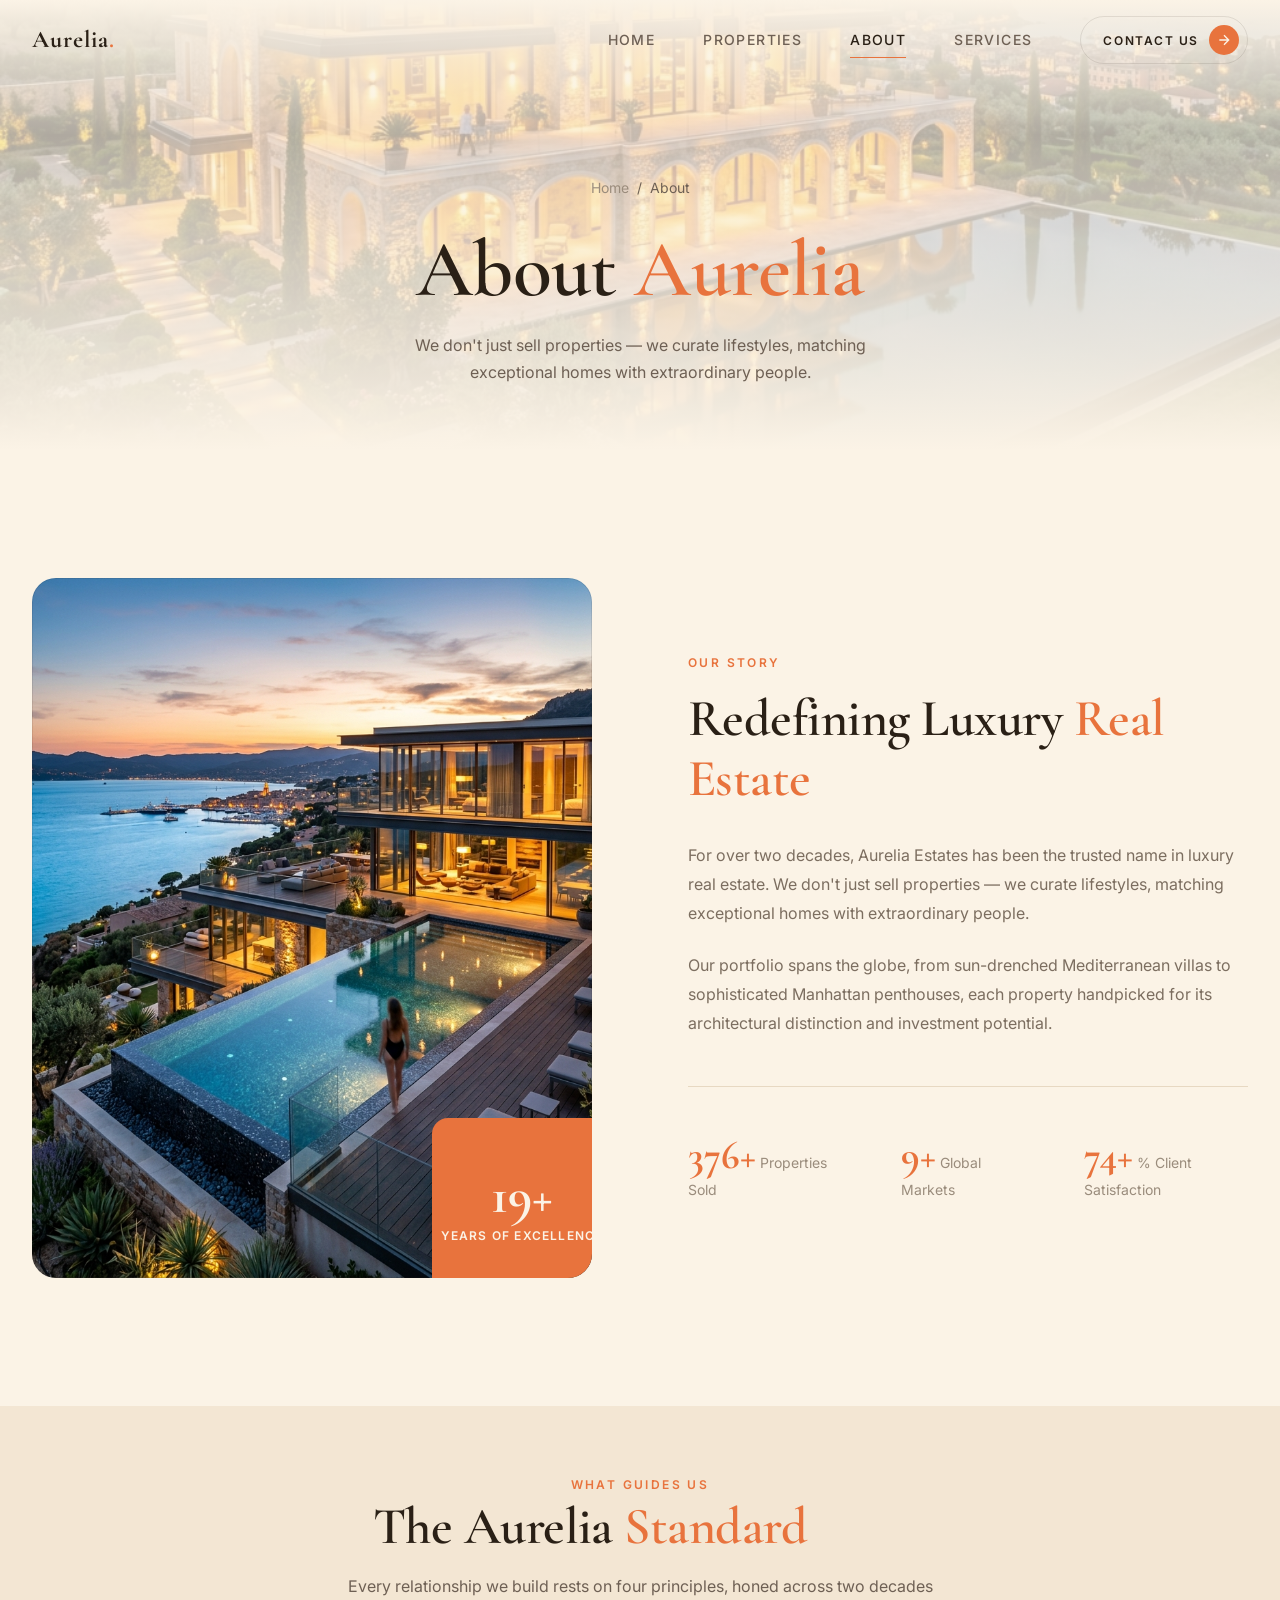
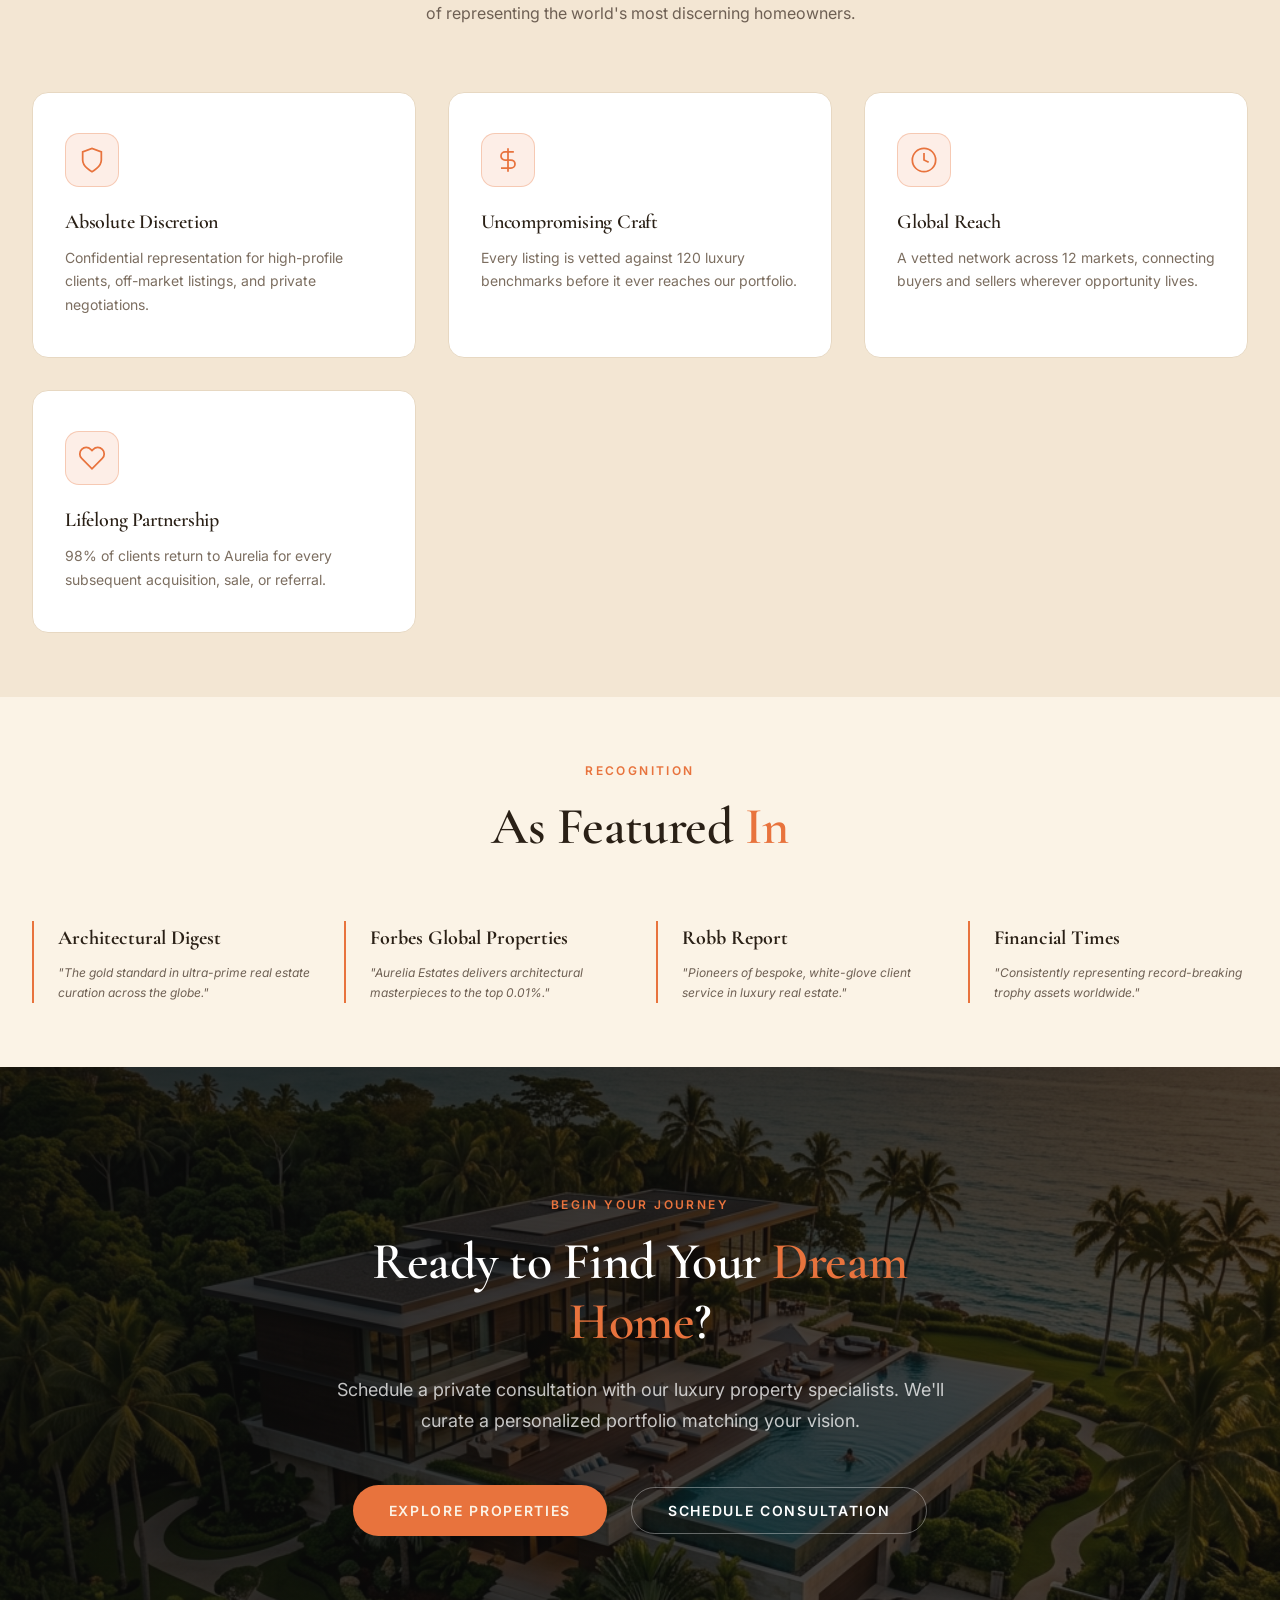
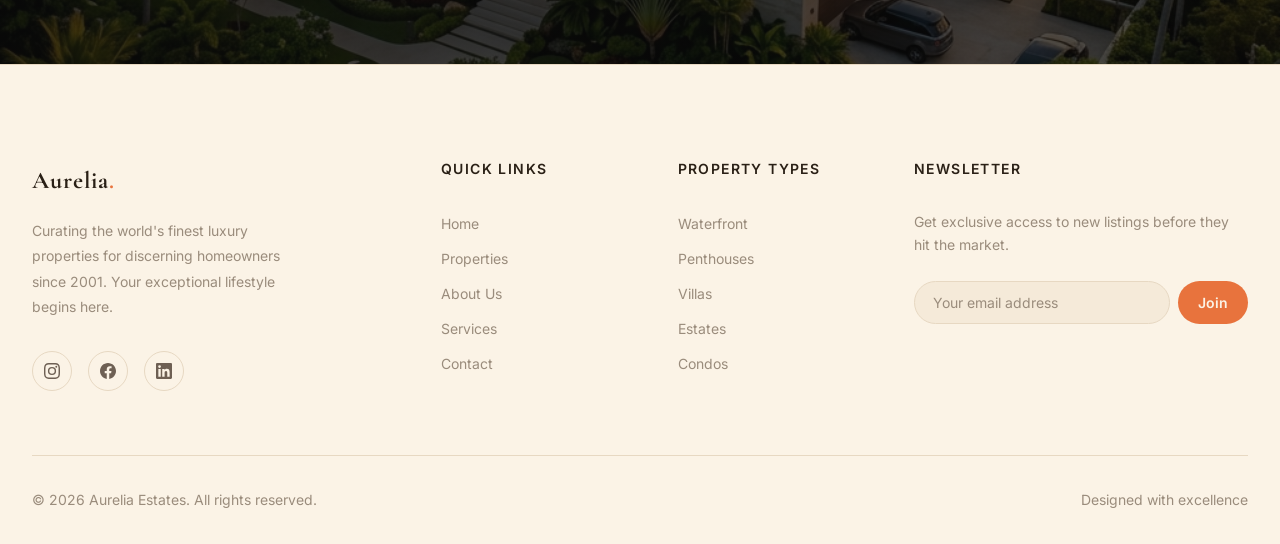
<file: about.html>
<!DOCTYPE html>
<html lang="en">
<head>
  <meta charset="UTF-8" />
  <meta name="viewport" content="width=device-width, initial-scale=1.0" />
  <title>About Us — Aurelia Estates</title>
  <meta name="description" content="For over two decades Aurelia Estates has curated the world's finest luxury properties, matching exceptional homes with extraordinary people." />
  <link rel="stylesheet" href="css/styles.css" />
  <link rel="icon" type="image/svg+xml" href="data:image/svg+xml,<svg xmlns='http://www.w3.org/2000/svg' viewBox='0 0 100 100'><text y='.9em' font-size='90'>🏛️</text></svg>" />
</head>
<body>

  <!-- Navigation -->
  <nav class="nav" id="main-nav">
    <div class="nav__inner">
      <a href="index.html" class="nav__logo">Aurelia<span>.</span></a>
      <div class="nav__links">
        <a href="index.html" class="nav__link">Home</a>
        <a href="listings.html" class="nav__link">Properties</a>
        <a href="about.html" class="nav__link nav__link--active">About</a>
        <a href="services.html" class="nav__link">Services</a>
        <button type="button" class="nav__cta" onclick="document.getElementById('tour-modal').classList.add('active')">
          Contact Us
          <svg viewBox="0 0 24 24" fill="none" stroke="currentColor" stroke-width="2"><path d="M5 12h14M12 5l7 7-7 7"/></svg>
        </button>
      </div>
      <div class="nav__toggle" id="nav-toggle">
        <span></span><span></span><span></span>
      </div>
    </div>
  </nav>
  <div class="nav__mobile" id="nav-mobile">
    <a href="index.html">Home</a>
    <a href="listings.html">Properties</a>
    <a href="about.html">About</a>
    <a href="services.html">Services</a>
    <button type="button" onclick="document.getElementById('tour-modal').classList.add('active')">Contact Us</button>
  </div>

  <!-- Page Header -->
  <section class="page-header">
    <div class="page-header__bg">
      <img src="images/property-4.png" alt="Aurelia Estates architecture" />
    </div>
    <div class="container">
      <div class="page-header__content">
        <nav class="breadcrumb">
          <a href="index.html">Home</a>
          <span>/</span>
          <span>About</span>
        </nav>
        <h1 class="reveal">About <span class="text-accent">Aurelia</span></h1>
        <p class="reveal" data-delay="100" style="max-width:520px;margin:1rem auto 0;color:var(--color-secondary);">We don't just sell properties — we curate lifestyles, matching exceptional homes with extraordinary people.</p>
      </div>
    </div>
  </section>

  <!-- Our Story -->
  <section class="about section" id="story">
    <div class="container">
      <div class="about__grid">
        <div class="about__image reveal-left">
          <img src="images/property-3.png" alt="Luxury interior craftsmanship" />
          <div class="about__accent-box">
            <span class="number" data-count="25">0</span>
            <span class="text">Years of Excellence</span>
          </div>
        </div>
        <div class="about__content reveal-right">
          <span class="label">Our Story</span>
          <h2>Redefining Luxury <span class="text-accent">Real Estate</span></h2>
          <p>For over two decades, Aurelia Estates has been the trusted name in luxury real estate. We don't just sell properties — we curate lifestyles, matching exceptional homes with extraordinary people.</p>
          <p>Our portfolio spans the globe, from sun-drenched Mediterranean villas to sophisticated Manhattan penthouses, each property handpicked for its architectural distinction and investment potential.</p>
          <div class="about__stats">
            <div class="about__stat">
              <span class="number" data-count="500">0</span>
              <span class="text">Properties Sold</span>
            </div>
            <div class="about__stat">
              <span class="number" data-count="12">0</span>
              <span class="text">Global Markets</span>
            </div>
            <div class="about__stat">
              <span class="number" data-count="98">0</span>
              <span class="text">% Client Satisfaction</span>
            </div>
          </div>
        </div>
      </div>
    </div>
  </section>

  <!-- Our Values -->
  <section class="section section--dark" id="values">
    <div class="container">
      <div class="section__header reveal" style="text-align: center; justify-content: center;">
        <div>
          <span class="label">What Guides Us</span>
          <h2>The Aurelia <span class="text-accent">Standard</span></h2>
          <p style="max-width: 600px; margin: 1rem auto 0; color: var(--color-secondary);">
            Every relationship we build rests on four principles, honed across two decades of representing the world's most discerning homeowners.
          </p>
        </div>
      </div>

      <div class="amenities-grid">
        <div class="amenity-card reveal-scale" data-delay="0">
          <div class="amenity-card__icon">
            <svg viewBox="0 0 24 24" fill="none" stroke="currentColor" stroke-width="1.5"><path d="M12 22s8-4 8-10V5l-8-3-8 3v7c0 6 8 10 8 10z"/></svg>
          </div>
          <h3>Absolute Discretion</h3>
          <p>Confidential representation for high-profile clients, off-market listings, and private negotiations.</p>
        </div>

        <div class="amenity-card reveal-scale" data-delay="100">
          <div class="amenity-card__icon">
            <svg viewBox="0 0 24 24" fill="none" stroke="currentColor" stroke-width="1.5"><path d="M12 2v20M17 5H9.5a3.5 3.5 0 000 7h5a3.5 3.5 0 010 7H6"/></svg>
          </div>
          <h3>Uncompromising Craft</h3>
          <p>Every listing is vetted against 120 luxury benchmarks before it ever reaches our portfolio.</p>
        </div>

        <div class="amenity-card reveal-scale" data-delay="200">
          <div class="amenity-card__icon">
            <svg viewBox="0 0 24 24" fill="none" stroke="currentColor" stroke-width="1.5"><circle cx="12" cy="12" r="10"/><path d="M12 6v6l4 2"/></svg>
          </div>
          <h3>Global Reach</h3>
          <p>A vetted network across 12 markets, connecting buyers and sellers wherever opportunity lives.</p>
        </div>

        <div class="amenity-card reveal-scale" data-delay="300">
          <div class="amenity-card__icon">
            <svg viewBox="0 0 24 24" fill="none" stroke="currentColor" stroke-width="1.5"><path d="M20.84 4.61a5.5 5.5 0 0 0-7.78 0L12 5.67l-1.06-1.06a5.5 5.5 0 0 0-7.78 7.78l1.06 1.06L12 21.23l7.78-7.78 1.06-1.06a5.5 5.5 0 0 0 0-7.78z"/></svg>
          </div>
          <h3>Lifelong Partnership</h3>
          <p>98% of clients return to Aurelia for every subsequent acquisition, sale, or referral.</p>
        </div>
      </div>
    </div>
  </section>

  <!-- Press -->
  <section class="section" id="press">
    <div class="container">
      <div class="section__header reveal" style="justify-content: center; text-align: center;">
        <div class="section__header-left" style="text-align: center;">
          <span class="label">Recognition</span>
          <h2>As Featured <span class="text-accent">In</span></h2>
        </div>
      </div>
      <div class="press-grid reveal">
        <div class="press-card">
          <span class="press-card__publication">Architectural Digest</span>
          <p>"The gold standard in ultra-prime real estate curation across the globe."</p>
        </div>
        <div class="press-card">
          <span class="press-card__publication">Forbes Global Properties</span>
          <p>"Aurelia Estates delivers architectural masterpieces to the top 0.01%."</p>
        </div>
        <div class="press-card">
          <span class="press-card__publication">Robb Report</span>
          <p>"Pioneers of bespoke, white-glove client service in luxury real estate."</p>
        </div>
        <div class="press-card">
          <span class="press-card__publication">Financial Times</span>
          <p>"Consistently representing record-breaking trophy assets worldwide."</p>
        </div>
      </div>
    </div>
  </section>

  <!-- CTA -->
  <section class="cta-section" id="contact">
    <div class="cta-section__bg">
      <img src="images/hero-bg.png" alt="Luxury estate" />
    </div>
    <div class="container">
      <div class="cta-section__content reveal">
        <span class="label">Begin Your Journey</span>
        <h2>Ready to Find Your <span class="text-accent">Dream Home</span>?</h2>
        <p>Schedule a private consultation with our luxury property specialists. We'll curate a personalized portfolio matching your vision.</p>
        <div class="cta-section__buttons">
          <a href="listings.html" class="btn btn--primary">Explore Properties</a>
          <button class="btn btn--outline" onclick="document.getElementById('tour-modal').classList.add('active')">Schedule Consultation</button>
        </div>
      </div>
    </div>
  </section>

  <!-- Footer -->
  <footer class="footer" id="footer">
    <div class="container">
      <div class="footer__grid">
        <div class="footer__brand">
          <a href="index.html" class="nav__logo">Aurelia<span>.</span></a>
          <p>Curating the world's finest luxury properties for discerning homeowners since 2001. Your exceptional lifestyle begins here.</p>
          <div class="footer__social">
            <a href="#" aria-label="Instagram"><svg viewBox="0 0 24 24"><path d="M12 2.163c3.204 0 3.584.012 4.85.07 3.252.148 4.771 1.691 4.919 4.919.058 1.265.069 1.645.069 4.849 0 3.205-.012 3.584-.069 4.849-.149 3.225-1.664 4.771-4.919 4.919-1.266.058-1.644.07-4.85.07-3.204 0-3.584-.012-4.849-.07-3.26-.149-4.771-1.699-4.919-4.92-.058-1.265-.07-1.644-.07-4.849 0-3.204.013-3.583.07-4.849.149-3.227 1.664-4.771 4.919-4.919 1.266-.057 1.645-.069 4.849-.069zM12 0C8.741 0 8.333.014 7.053.072 2.695.272.273 2.69.073 7.052.014 8.333 0 8.741 0 12c0 3.259.014 3.668.072 4.948.2 4.358 2.618 6.78 6.98 6.98C8.333 23.986 8.741 24 12 24c3.259 0 3.668-.014 4.948-.072 4.354-.2 6.782-2.618 6.979-6.98.059-1.28.073-1.689.073-4.948 0-3.259-.014-3.667-.072-4.947-.196-4.354-2.617-6.78-6.979-6.98C15.668.014 15.259 0 12 0zm0 5.838a6.162 6.162 0 100 12.324 6.162 6.162 0 000-12.324zM12 16a4 4 0 110-8 4 4 0 010 8zm6.406-11.845a1.44 1.44 0 100 2.881 1.44 1.44 0 000-2.881z"/></svg></a>
            <a href="#" aria-label="Facebook"><svg viewBox="0 0 24 24"><path d="M24 12.073c0-6.627-5.373-12-12-12s-12 5.373-12 12c0 5.99 4.388 10.954 10.125 11.854v-8.385H7.078v-3.47h3.047V9.43c0-3.007 1.792-4.669 4.533-4.669 1.312 0 2.686.235 2.686.235v2.953H15.83c-1.491 0-1.956.925-1.956 1.874v2.25h3.328l-.532 3.47h-2.796v8.385C19.612 23.027 24 18.062 24 12.073z"/></svg></a>
            <a href="#" aria-label="LinkedIn"><svg viewBox="0 0 24 24"><path d="M20.447 20.452h-3.554v-5.569c0-1.328-.027-3.037-1.852-3.037-1.853 0-2.136 1.445-2.136 2.939v5.667H9.351V9h3.414v1.561h.046c.477-.9 1.637-1.85 3.37-1.85 3.601 0 4.267 2.37 4.267 5.455v6.286zM5.337 7.433a2.062 2.062 0 01-2.063-2.065 2.064 2.064 0 112.063 2.065zm1.782 13.019H3.555V9h3.564v11.452zM22.225 0H1.771C.792 0 0 .774 0 1.729v20.542C0 23.227.792 24 1.771 24h20.451C23.2 24 24 23.227 24 22.271V1.729C24 .774 23.2 0 22.222 0h.003z"/></svg></a>
          </div>
        </div>
        <div class="footer__col">
          <h4>Quick Links</h4>
          <ul>
            <li><a href="index.html">Home</a></li>
            <li><a href="listings.html">Properties</a></li>
            <li><a href="about.html">About Us</a></li>
            <li><a href="services.html">Services</a></li>
            <li><a href="#contact">Contact</a></li>
          </ul>
        </div>
        <div class="footer__col">
          <h4>Property Types</h4>
          <ul>
            <li><a href="listings.html">Waterfront</a></li>
            <li><a href="listings.html">Penthouses</a></li>
            <li><a href="listings.html">Villas</a></li>
            <li><a href="listings.html">Estates</a></li>
            <li><a href="listings.html">Condos</a></li>
          </ul>
        </div>
        <div class="footer__col">
          <h4>Newsletter</h4>
          <p class="footer__newsletter-desc">Get exclusive access to new listings before they hit the market.</p>
          <form class="footer__newsletter-form" onsubmit="event.preventDefault(); alert('Subscribed to Aurelia VIP Private Access!');">
            <input type="email" placeholder="Your email address" class="footer__newsletter-input" required />
            <button type="submit">Join</button>
          </form>
        </div>
      </div>
      <div class="footer__bottom">
        <p>&copy; <span id="footer-year">2026</span> Aurelia Estates. All rights reserved.</p>
        <p>Designed with excellence</p>
      </div>
    </div>
  </footer>

  <!-- Consultation Modal -->
  <div class="tour-modal" id="tour-modal">
    <div class="tour-modal__backdrop" onclick="document.getElementById('tour-modal').classList.remove('active')"></div>
    <div class="tour-modal__box">
      <button class="tour-modal__close" onclick="document.getElementById('tour-modal').classList.remove('active')">&times;</button>
      <span class="label">Private Access</span>
      <h3>Schedule Private Consultation</h3>
      <p>Connect with a senior luxury specialist for a tailored portfolio review.</p>
      <form onsubmit="event.preventDefault(); alert('Thank you! Your private advisor will contact you within 2 hours.'); document.getElementById('tour-modal').classList.remove('active');">
        <div style="margin-bottom:1rem;">
          <input type="text" placeholder="Full Name" required />
        </div>
        <div style="margin-bottom:1rem;">
          <input type="email" placeholder="Email Address" required />
        </div>
        <div style="margin-bottom:1rem;">
          <input type="tel" placeholder="Phone Number" />
        </div>
        <button type="submit" class="btn btn--primary" style="width:100%;">Submit Request</button>
      </form>
    </div>
  </div>

  <script src="js/main.js"></script>
</body>
</html>
</file>
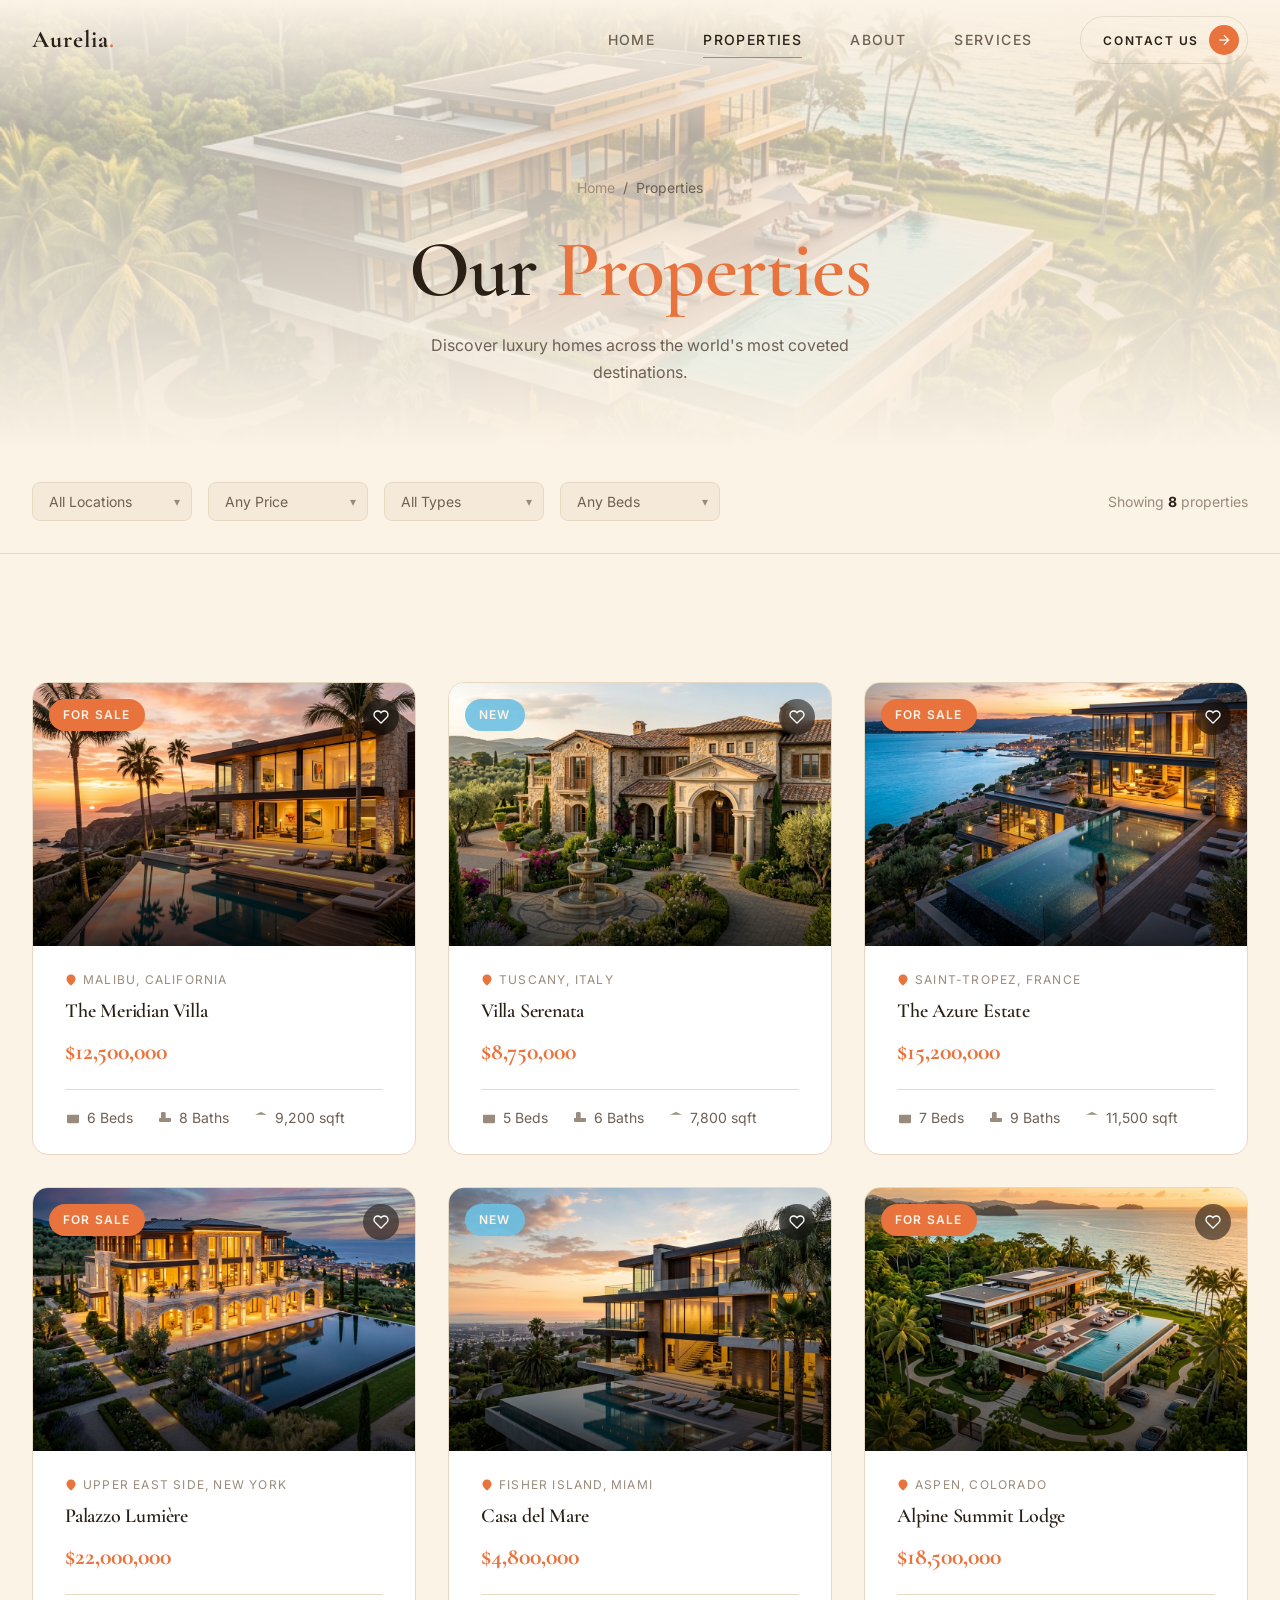
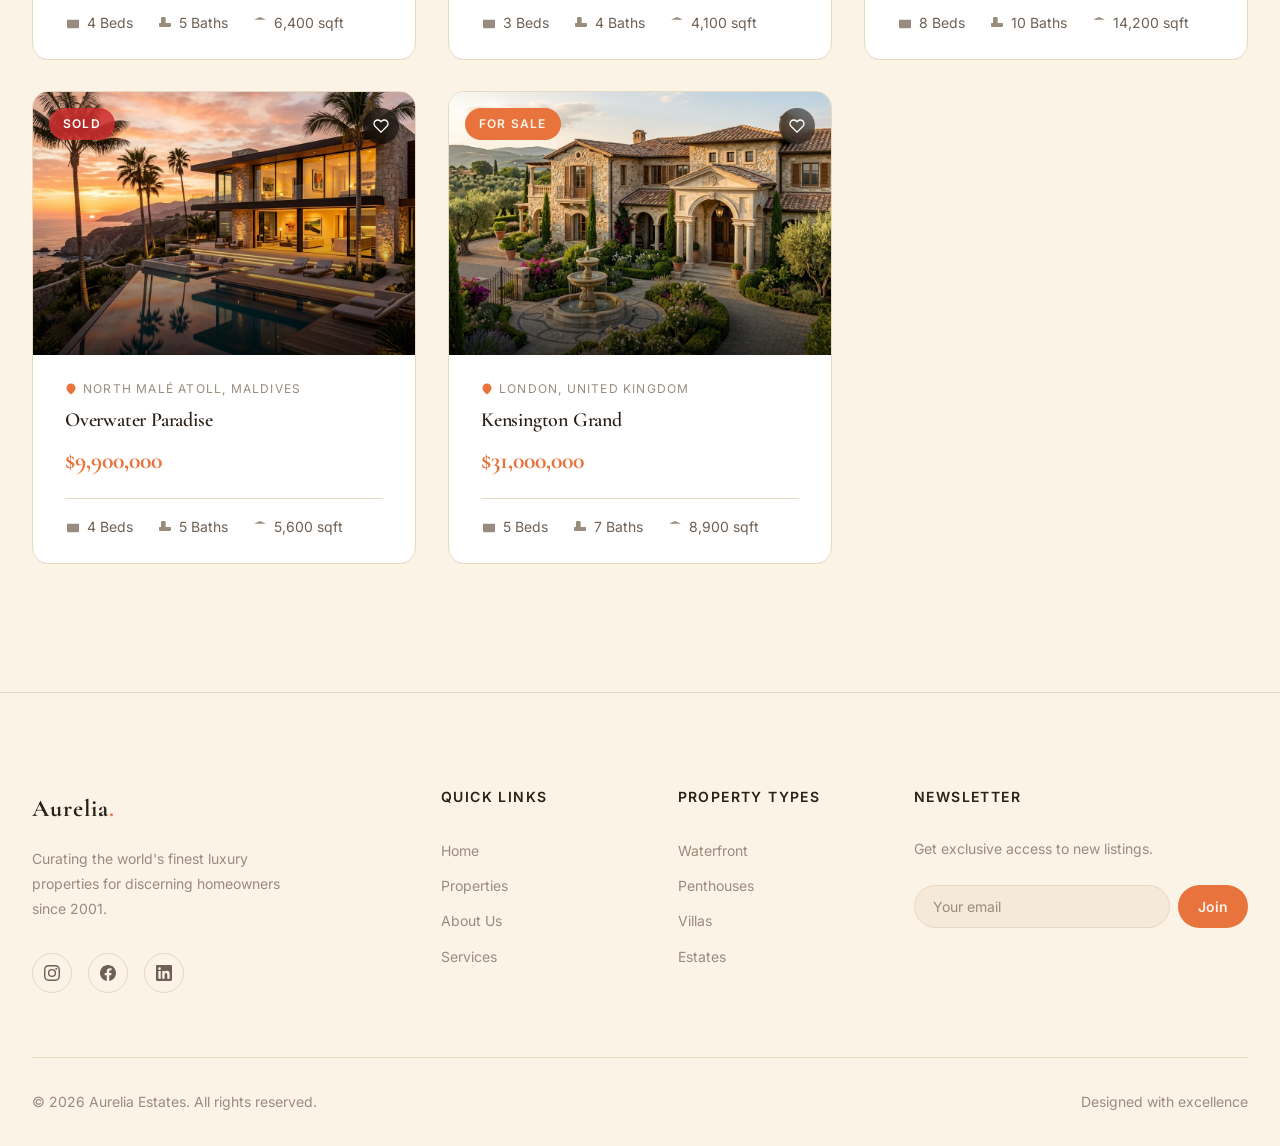
<file: listings.html>
<!DOCTYPE html>
<html lang="en">
<head>
  <meta charset="UTF-8" />
  <meta name="viewport" content="width=device-width, initial-scale=1.0" />
  <title>Our Properties — Aurelia Estates</title>
  <meta name="description" content="Browse our curated collection of luxury properties worldwide. Filter by location, price, and property type." />
  <link rel="stylesheet" href="css/styles.css" />
  <link rel="icon" type="image/svg+xml" href="data:image/svg+xml,<svg xmlns='http://www.w3.org/2000/svg' viewBox='0 0 100 100'><text y='.9em' font-size='90'>🏛️</text></svg>" />
</head>
<body>

  <!-- Navigation -->
  <nav class="nav" id="main-nav">
    <div class="nav__inner">
      <a href="index.html" class="nav__logo">Aurelia<span>.</span></a>
      <div class="nav__links">
        <a href="index.html" class="nav__link">Home</a>
        <a href="listings.html" class="nav__link nav__link--active">Properties</a>
        <a href="about.html" class="nav__link">About</a>
        <a href="services.html" class="nav__link">Services</a>
        <button type="button" class="nav__cta" onclick="document.getElementById('tour-modal').classList.add('active')">
          Contact Us
          <svg viewBox="0 0 24 24" fill="none" stroke="currentColor" stroke-width="2"><path d="M5 12h14M12 5l7 7-7 7"/></svg>
        </button>
      </div>
      <div class="nav__toggle" id="nav-toggle">
        <span></span><span></span><span></span>
      </div>
    </div>
  </nav>
  <div class="nav__mobile" id="nav-mobile">
    <a href="index.html">Home</a>
    <a href="listings.html">Properties</a>
    <a href="about.html">About</a>
    <a href="services.html">Services</a>
    <button type="button" onclick="document.getElementById('tour-modal').classList.add('active')">Contact Us</button>
  </div>

  <!-- Page Header -->
  <section class="page-header">
    <div class="page-header__bg">
      <img src="images/hero-bg.png" alt="Luxury properties" />
    </div>
    <div class="container">
      <div class="page-header__content">
        <nav class="breadcrumb">
          <a href="index.html">Home</a>
          <span>/</span>
          <span>Properties</span>
        </nav>
        <h1 class="reveal">Our <span class="text-accent">Properties</span></h1>
        <p class="reveal" data-delay="100" style="max-width:500px;margin:1rem auto 0;color:var(--color-secondary);">Discover luxury homes across the world's most coveted destinations.</p>
      </div>
    </div>
  </section>

  <!-- Filter Bar -->
  <div class="filter-bar" id="filter-bar">
    <div class="container">
      <div class="filter-bar__inner">
        <div class="filter-bar__group">
          <select class="filter-bar__select" id="filter-location">
            <option value="">All Locations</option>
            <option value="california">California</option>
            <option value="italy">Italy</option>
            <option value="france">France</option>
            <option value="new-york">New York</option>
            <option value="miami">Miami</option>
            <option value="aspen">Aspen</option>
            <option value="maldives">Maldives</option>
            <option value="london">London</option>
          </select>
        </div>
        <div class="filter-bar__group">
          <select class="filter-bar__select" id="filter-price">
            <option value="">Any Price</option>
            <option value="0-5000000">Under $5M</option>
            <option value="5000000-10000000">$5M – $10M</option>
            <option value="10000000-20000000">$10M – $20M</option>
            <option value="20000000-999999999">$20M+</option>
          </select>
        </div>
        <div class="filter-bar__group">
          <select class="filter-bar__select" id="filter-type">
            <option value="">All Types</option>
            <option value="villa">Villa</option>
            <option value="penthouse">Penthouse</option>
            <option value="estate">Estate</option>
            <option value="condo">Condo</option>
            <option value="chateau">Château</option>
          </select>
        </div>
        <div class="filter-bar__group">
          <select class="filter-bar__select" id="filter-beds">
            <option value="">Any Beds</option>
            <option value="3">3+</option>
            <option value="4">4+</option>
            <option value="5">5+</option>
            <option value="6">6+</option>
          </select>
        </div>
        <div class="filter-bar__count">
          Showing <strong id="listing-count">8</strong> properties
        </div>
      </div>
    </div>
  </div>

  <!-- Listings Grid -->
  <section class="section">
    <div class="container">
      <div class="listings-grid" id="listings-grid">
        <!-- Populated by JS -->
      </div>
    </div>
  </section>

  <!-- Footer -->
  <footer class="footer">
    <div class="container">
      <div class="footer__grid">
        <div class="footer__brand">
          <a href="index.html" class="nav__logo">Aurelia<span>.</span></a>
          <p>Curating the world's finest luxury properties for discerning homeowners since 2001.</p>
          <div class="footer__social">
            <a href="#" aria-label="Instagram"><svg viewBox="0 0 24 24"><path d="M12 2.163c3.204 0 3.584.012 4.85.07 3.252.148 4.771 1.691 4.919 4.919.058 1.265.069 1.645.069 4.849 0 3.205-.012 3.584-.069 4.849-.149 3.225-1.664 4.771-4.919 4.919-1.266.058-1.644.07-4.85.07-3.204 0-3.584-.012-4.849-.07-3.26-.149-4.771-1.699-4.919-4.92-.058-1.265-.07-1.644-.07-4.849 0-3.204.013-3.583.07-4.849.149-3.227 1.664-4.771 4.919-4.919 1.266-.057 1.645-.069 4.849-.069zM12 0C8.741 0 8.333.014 7.053.072 2.695.272.273 2.69.073 7.052.014 8.333 0 8.741 0 12c0 3.259.014 3.668.072 4.948.2 4.358 2.618 6.78 6.98 6.98C8.333 23.986 8.741 24 12 24c3.259 0 3.668-.014 4.948-.072 4.354-.2 6.782-2.618 6.979-6.98.059-1.28.073-1.689.073-4.948 0-3.259-.014-3.667-.072-4.947-.196-4.354-2.617-6.78-6.979-6.98C15.668.014 15.259 0 12 0zm0 5.838a6.162 6.162 0 100 12.324 6.162 6.162 0 000-12.324zM12 16a4 4 0 110-8 4 4 0 010 8zm6.406-11.845a1.44 1.44 0 100 2.881 1.44 1.44 0 000-2.881z"/></svg></a>
            <a href="#" aria-label="Facebook"><svg viewBox="0 0 24 24"><path d="M24 12.073c0-6.627-5.373-12-12-12s-12 5.373-12 12c0 5.99 4.388 10.954 10.125 11.854v-8.385H7.078v-3.47h3.047V9.43c0-3.007 1.792-4.669 4.533-4.669 1.312 0 2.686.235 2.686.235v2.953H15.83c-1.491 0-1.956.925-1.956 1.874v2.25h3.328l-.532 3.47h-2.796v8.385C19.612 23.027 24 18.062 24 12.073z"/></svg></a>
            <a href="#" aria-label="LinkedIn"><svg viewBox="0 0 24 24"><path d="M20.447 20.452h-3.554v-5.569c0-1.328-.027-3.037-1.852-3.037-1.853 0-2.136 1.445-2.136 2.939v5.667H9.351V9h3.414v1.561h.046c.477-.9 1.637-1.85 3.37-1.85 3.601 0 4.267 2.37 4.267 5.455v6.286zM5.337 7.433a2.062 2.062 0 01-2.063-2.065 2.064 2.064 0 112.063 2.065zm1.782 13.019H3.555V9h3.564v11.452zM22.225 0H1.771C.792 0 0 .774 0 1.729v20.542C0 23.227.792 24 1.771 24h20.451C23.2 24 24 23.227 24 22.271V1.729C24 .774 23.2 0 22.222 0h.003z"/></svg></a>
          </div>
        </div>
        <div class="footer__col">
          <h4>Quick Links</h4>
          <ul>
            <li><a href="index.html">Home</a></li>
            <li><a href="listings.html">Properties</a></li>
            <li><a href="about.html">About Us</a></li>
            <li><a href="services.html">Services</a></li>
          </ul>
        </div>
        <div class="footer__col">
          <h4>Property Types</h4>
          <ul>
            <li><a href="#">Waterfront</a></li>
            <li><a href="#">Penthouses</a></li>
            <li><a href="#">Villas</a></li>
            <li><a href="#">Estates</a></li>
          </ul>
        </div>
        <div class="footer__col">
          <h4>Newsletter</h4>
          <p class="footer__newsletter-desc">Get exclusive access to new listings.</p>
          <form class="footer__newsletter-form" onsubmit="event.preventDefault();">
            <input type="email" placeholder="Your email" />
            <button type="submit">Join</button>
          </form>
        </div>
      </div>
      <div class="footer__bottom">
        <p>&copy; <span id="footer-year">2026</span> Aurelia Estates. All rights reserved.</p>
        <p>Designed with excellence</p>
      </div>
    </div>
  </footer>

  <!-- Consultation Modal -->
  <div class="tour-modal" id="tour-modal">
    <div class="tour-modal__backdrop" onclick="document.getElementById('tour-modal').classList.remove('active')"></div>
    <div class="tour-modal__box">
      <button class="tour-modal__close" onclick="document.getElementById('tour-modal').classList.remove('active')">&times;</button>
      <span class="label">Private Access</span>
      <h3>Schedule Private Consultation</h3>
      <p>Connect with a senior luxury specialist for a tailored portfolio review.</p>
      <form onsubmit="event.preventDefault(); alert('Thank you! Your private advisor will contact you within 2 hours.'); document.getElementById('tour-modal').classList.remove('active');">
        <div style="margin-bottom:1rem;">
          <input type="text" placeholder="Full Name" required />
        </div>
        <div style="margin-bottom:1rem;">
          <input type="email" placeholder="Email Address" required />
        </div>
        <div style="margin-bottom:1rem;">
          <input type="tel" placeholder="Phone Number" />
        </div>
        <button type="submit" class="btn btn--primary" style="width:100%;">Submit Request</button>
      </form>
    </div>
  </div>

  <script src="js/main.js"></script>
  <script src="js/listings.js"></script>
</body>
</html>
</file>
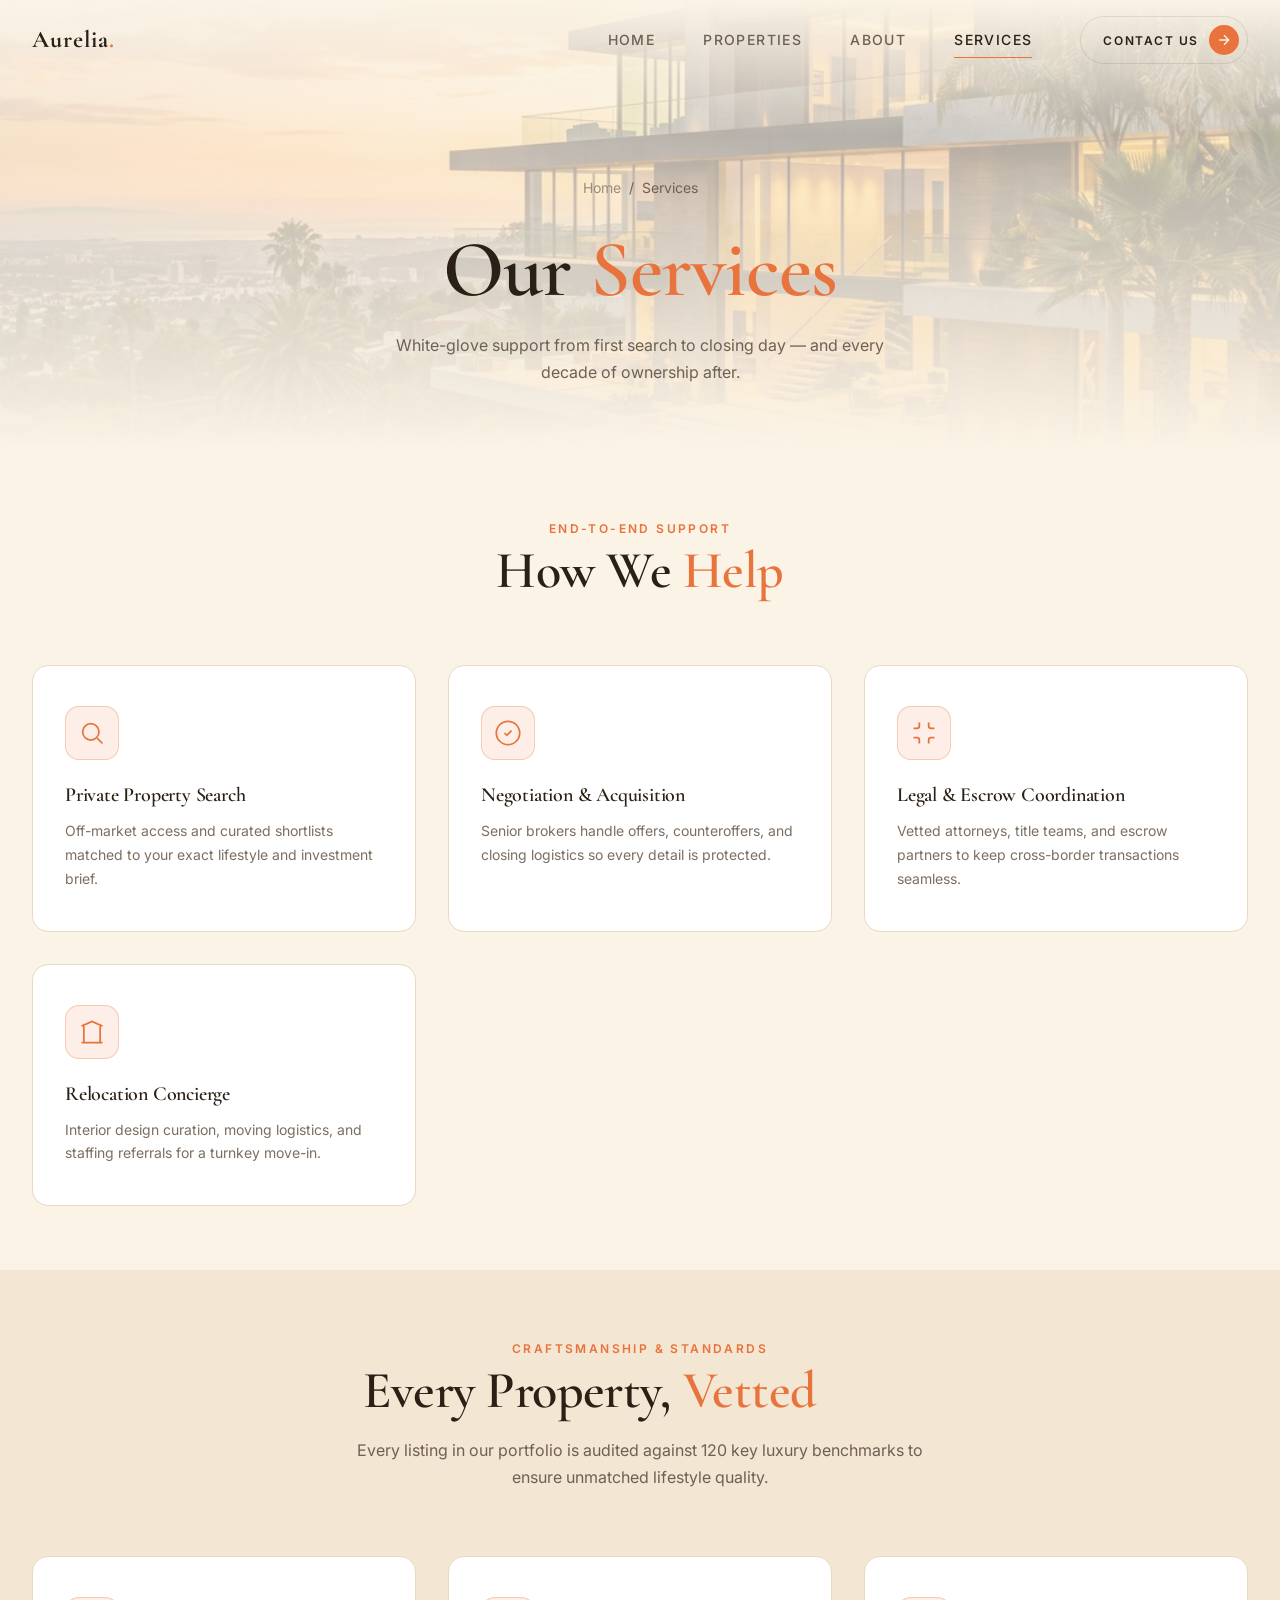
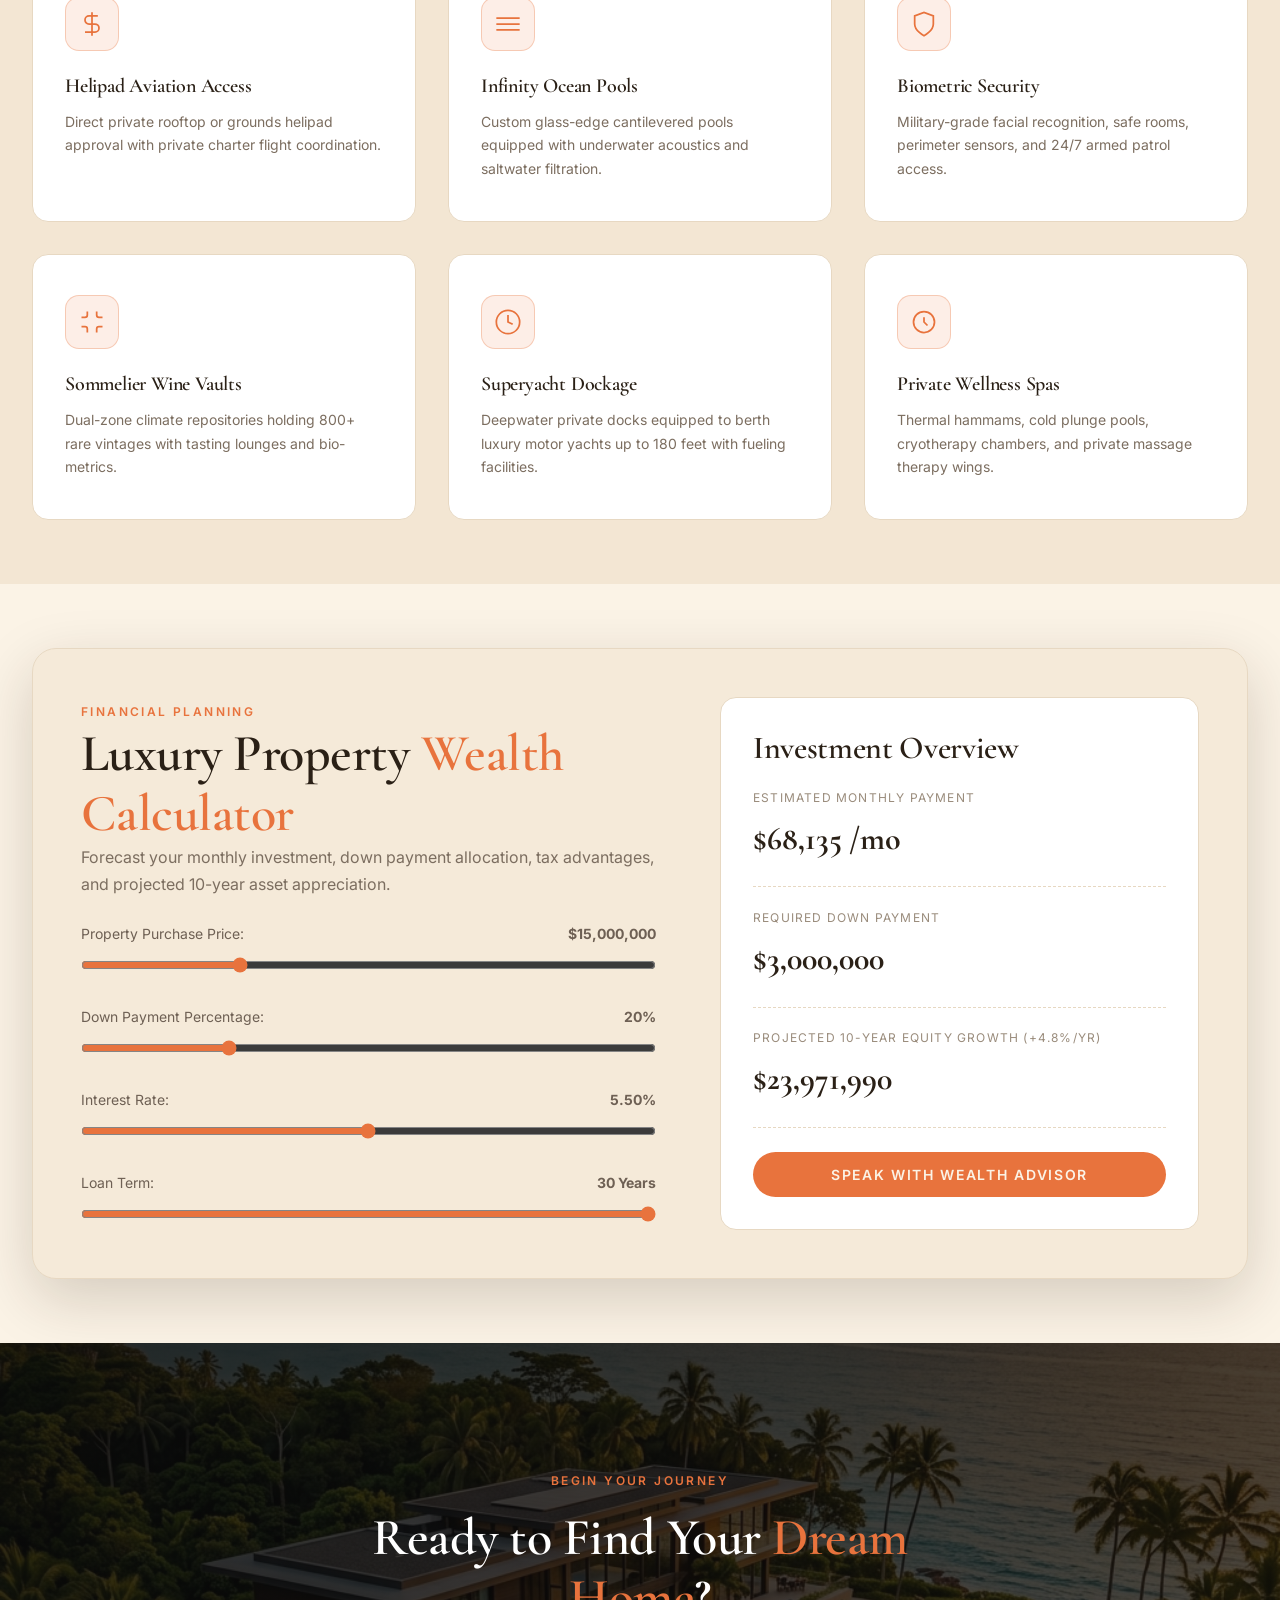
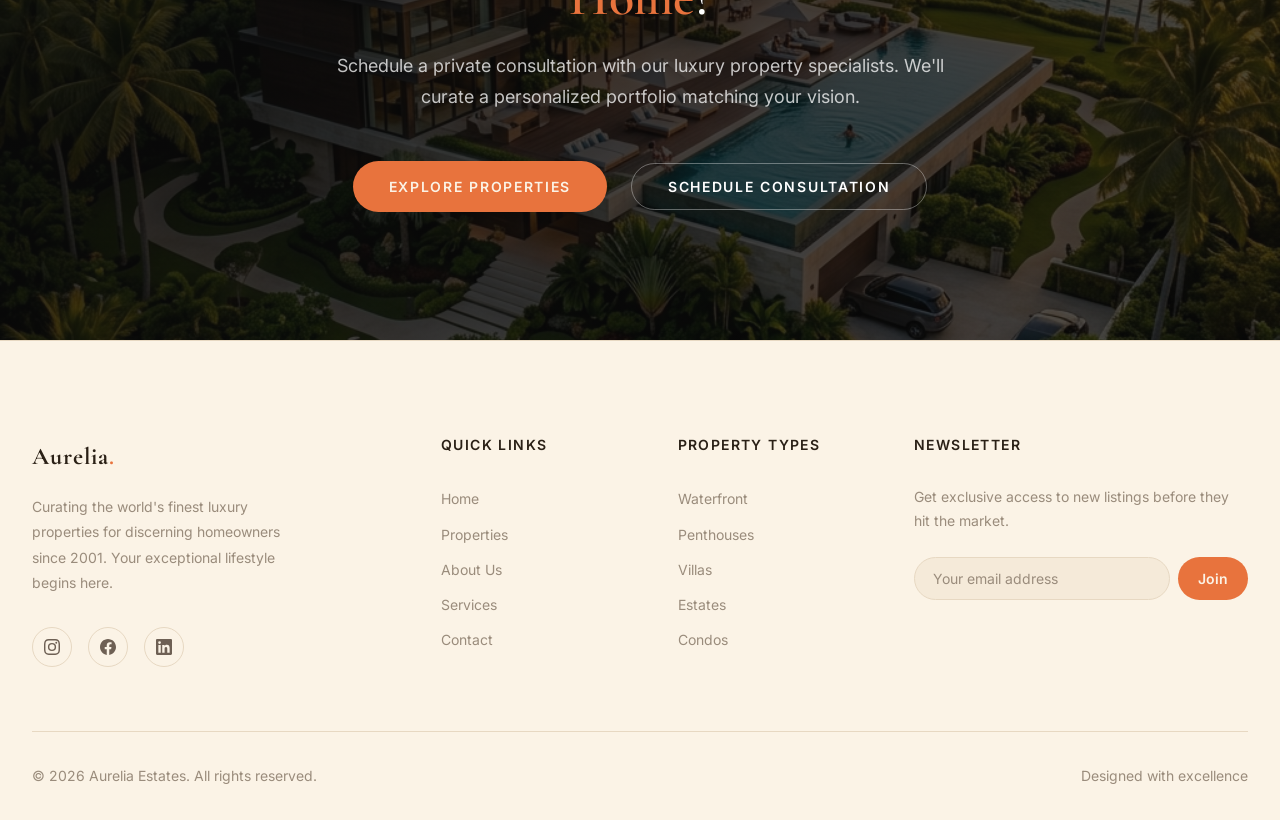
<file: services.html>
<!DOCTYPE html>
<html lang="en">
<head>
  <meta charset="UTF-8" />
  <meta name="viewport" content="width=device-width, initial-scale=1.0" />
  <title>Services — Aurelia Estates</title>
  <meta name="description" content="From private acquisition to wealth planning, Aurelia Estates delivers white-glove concierge services for every stage of luxury homeownership." />
  <link rel="stylesheet" href="css/styles.css" />
  <link rel="icon" type="image/svg+xml" href="data:image/svg+xml,<svg xmlns='http://www.w3.org/2000/svg' viewBox='0 0 100 100'><text y='.9em' font-size='90'>🏛️</text></svg>" />
</head>
<body>

  <!-- Navigation -->
  <nav class="nav" id="main-nav">
    <div class="nav__inner">
      <a href="index.html" class="nav__logo">Aurelia<span>.</span></a>
      <div class="nav__links">
        <a href="index.html" class="nav__link">Home</a>
        <a href="listings.html" class="nav__link">Properties</a>
        <a href="about.html" class="nav__link">About</a>
        <a href="services.html" class="nav__link nav__link--active">Services</a>
        <button type="button" class="nav__cta" onclick="document.getElementById('tour-modal').classList.add('active')">
          Contact Us
          <svg viewBox="0 0 24 24" fill="none" stroke="currentColor" stroke-width="2"><path d="M5 12h14M12 5l7 7-7 7"/></svg>
        </button>
      </div>
      <div class="nav__toggle" id="nav-toggle">
        <span></span><span></span><span></span>
      </div>
    </div>
  </nav>
  <div class="nav__mobile" id="nav-mobile">
    <a href="index.html">Home</a>
    <a href="listings.html">Properties</a>
    <a href="about.html">About</a>
    <a href="services.html">Services</a>
    <button type="button" onclick="document.getElementById('tour-modal').classList.add('active')">Contact Us</button>
  </div>

  <!-- Page Header -->
  <section class="page-header">
    <div class="page-header__bg">
      <img src="images/property-5.png" alt="Aurelia Estates concierge services" />
    </div>
    <div class="container">
      <div class="page-header__content">
        <nav class="breadcrumb">
          <a href="index.html">Home</a>
          <span>/</span>
          <span>Services</span>
        </nav>
        <h1 class="reveal">Our <span class="text-accent">Services</span></h1>
        <p class="reveal" data-delay="100" style="max-width:520px;margin:1rem auto 0;color:var(--color-secondary);">White-glove support from first search to closing day — and every decade of ownership after.</p>
      </div>
    </div>
  </section>

  <!-- How We Help -->
  <section class="section" id="how-we-help">
    <div class="container">
      <div class="section__header reveal" style="text-align: center; justify-content: center;">
        <div>
          <span class="label">End-to-End Support</span>
          <h2>How We <span class="text-accent">Help</span></h2>
        </div>
      </div>

      <div class="amenities-grid">
        <div class="amenity-card reveal-scale" data-delay="0">
          <div class="amenity-card__icon">
            <svg viewBox="0 0 24 24" fill="none" stroke="currentColor" stroke-width="1.5"><circle cx="11" cy="11" r="7"/><path d="M21 21l-4.35-4.35"/></svg>
          </div>
          <h3>Private Property Search</h3>
          <p>Off-market access and curated shortlists matched to your exact lifestyle and investment brief.</p>
        </div>

        <div class="amenity-card reveal-scale" data-delay="100">
          <div class="amenity-card__icon">
            <svg viewBox="0 0 24 24" fill="none" stroke="currentColor" stroke-width="1.5"><path d="M9 12l2 2 4-4"/><circle cx="12" cy="12" r="10"/></svg>
          </div>
          <h3>Negotiation & Acquisition</h3>
          <p>Senior brokers handle offers, counteroffers, and closing logistics so every detail is protected.</p>
        </div>

        <div class="amenity-card reveal-scale" data-delay="200">
          <div class="amenity-card__icon">
            <svg viewBox="0 0 24 24" fill="none" stroke="currentColor" stroke-width="1.5"><path d="M8 3v3a2 2 0 01-2 2H3m18 0h-3a2 2 0 01-2-2V3m0 18v-3a2 2 0 012-2h3M3 16h3a2 2 0 012 2v3"/></svg>
          </div>
          <h3>Legal & Escrow Coordination</h3>
          <p>Vetted attorneys, title teams, and escrow partners to keep cross-border transactions seamless.</p>
        </div>

        <div class="amenity-card reveal-scale" data-delay="300">
          <div class="amenity-card__icon">
            <svg viewBox="0 0 24 24" fill="none" stroke="currentColor" stroke-width="1.5"><path d="M3 21h18M3 7l9-4 9 4M5 7v14M19 7v14"/></svg>
          </div>
          <h3>Relocation Concierge</h3>
          <p>Interior design curation, moving logistics, and staffing referrals for a turnkey move-in.</p>
        </div>
      </div>
    </div>
  </section>

  <!-- Portfolio Standards (property amenities benchmark) -->
  <section class="section section--dark" id="standards">
    <div class="container">
      <div class="section__header reveal" style="text-align: center; justify-content: center;">
        <div>
          <span class="label">Craftsmanship & Standards</span>
          <h2>Every Property, <span class="text-accent">Vetted</span></h2>
          <p style="max-width: 600px; margin: 1rem auto 0; color: var(--color-secondary);">
            Every listing in our portfolio is audited against 120 key luxury benchmarks to ensure unmatched lifestyle quality.
          </p>
        </div>
      </div>

      <div class="amenities-grid">
        <div class="amenity-card reveal-scale" data-delay="0">
          <div class="amenity-card__icon">
            <svg viewBox="0 0 24 24" fill="none" stroke="currentColor" stroke-width="1.5"><path d="M12 2v20M17 5H9.5a3.5 3.5 0 000 7h5a3.5 3.5 0 010 7H6"/></svg>
          </div>
          <h3>Helipad Aviation Access</h3>
          <p>Direct private rooftop or grounds helipad approval with private charter flight coordination.</p>
        </div>

        <div class="amenity-card reveal-scale" data-delay="100">
          <div class="amenity-card__icon">
            <svg viewBox="0 0 24 24" fill="none" stroke="currentColor" stroke-width="1.5"><path d="M2 12h20M2 17h20M2 7h20"/></svg>
          </div>
          <h3>Infinity Ocean Pools</h3>
          <p>Custom glass-edge cantilevered pools equipped with underwater acoustics and saltwater filtration.</p>
        </div>

        <div class="amenity-card reveal-scale" data-delay="200">
          <div class="amenity-card__icon">
            <svg viewBox="0 0 24 24" fill="none" stroke="currentColor" stroke-width="1.5"><path d="M12 22s8-4 8-10V5l-8-3-8 3v7c0 6 8 10 8 10z"/></svg>
          </div>
          <h3>Biometric Security</h3>
          <p>Military-grade facial recognition, safe rooms, perimeter sensors, and 24/7 armed patrol access.</p>
        </div>

        <div class="amenity-card reveal-scale" data-delay="300">
          <div class="amenity-card__icon">
            <svg viewBox="0 0 24 24" fill="none" stroke="currentColor" stroke-width="1.5"><path d="M8 3v3a2 2 0 01-2 2H3m18 0h-3a2 2 0 01-2-2V3m0 18v-3a2 2 0 012-2h3M3 16h3a2 2 0 012 2v3"/></svg>
          </div>
          <h3>Sommelier Wine Vaults</h3>
          <p>Dual-zone climate repositories holding 800+ rare vintages with tasting lounges and bio-metrics.</p>
        </div>

        <div class="amenity-card reveal-scale" data-delay="400">
          <div class="amenity-card__icon">
            <svg viewBox="0 0 24 24" fill="none" stroke="currentColor" stroke-width="1.5"><circle cx="12" cy="12" r="10"/><path d="M12 6v6l4 2"/></svg>
          </div>
          <h3>Superyacht Dockage</h3>
          <p>Deepwater private docks equipped to berth luxury motor yachts up to 180 feet with fueling facilities.</p>
        </div>

        <div class="amenity-card reveal-scale" data-delay="500">
          <div class="amenity-card__icon">
            <svg viewBox="0 0 24 24" fill="none" stroke="currentColor" stroke-width="1.5"><path d="M12 21a9 9 0 100-18 9 9 0 000 18z"/><path d="M12 8v4l3 3"/></svg>
          </div>
          <h3>Private Wellness Spas</h3>
          <p>Thermal hammams, cold plunge pools, cryotherapy chambers, and private massage therapy wings.</p>
        </div>
      </div>
    </div>
  </section>

  <!-- Wealth Calculator -->
  <section class="section" id="calculator">
    <div class="container">
      <div class="calc-card reveal-scale">
        <div class="calc-card__left">
          <span class="label">Financial Planning</span>
          <h2>Luxury Property <span class="text-accent">Wealth Calculator</span></h2>
          <p>Forecast your monthly investment, down payment allocation, tax advantages, and projected 10-year asset appreciation.</p>

          <div class="calc-group">
            <label>Property Purchase Price: <strong id="calc-price-val">$15,000,000</strong></label>
            <input type="range" id="calc-price" min="2000000" max="50000000" step="500000" value="15000000" />
          </div>

          <div class="calc-group">
            <label>Down Payment Percentage: <strong id="calc-down-val">20%</strong></label>
            <input type="range" id="calc-down" min="10" max="50" step="5" value="20" />
          </div>

          <div class="calc-group">
            <label>Interest Rate: <strong id="calc-rate-val">5.5%</strong></label>
            <input type="range" id="calc-rate" min="3.0" max="8.0" step="0.25" value="5.5" />
          </div>

          <div class="calc-group">
            <label>Loan Term: <strong id="calc-term-val">30 Years</strong></label>
            <input type="range" id="calc-term" min="15" max="30" step="15" value="30" />
          </div>
        </div>

        <div class="calc-card__right">
          <h3>Investment Overview</h3>
          <div class="calc-result">
            <span class="calc-result__label">Estimated Monthly Payment</span>
            <span class="calc-result__value" id="calc-monthly">$68,134 /mo</span>
          </div>
          <div class="calc-result">
            <span class="calc-result__label">Required Down Payment</span>
            <span class="calc-result__value" id="calc-down-amt">$3,000,000</span>
          </div>
          <div class="calc-result">
            <span class="calc-result__label">Projected 10-Year Equity Growth (+4.8%/yr)</span>
            <span class="calc-result__value text-accent" id="calc-equity">$23,972,400</span>
          </div>

          <button class="btn btn--primary" style="width: 100%; margin-top: 1.5rem;" onclick="document.getElementById('tour-modal').classList.add('active')">Speak with Wealth Advisor</button>
        </div>
      </div>
    </div>
  </section>

  <!-- CTA -->
  <section class="cta-section" id="contact">
    <div class="cta-section__bg">
      <img src="images/hero-bg.png" alt="Luxury estate" />
    </div>
    <div class="container">
      <div class="cta-section__content reveal">
        <span class="label">Begin Your Journey</span>
        <h2>Ready to Find Your <span class="text-accent">Dream Home</span>?</h2>
        <p>Schedule a private consultation with our luxury property specialists. We'll curate a personalized portfolio matching your vision.</p>
        <div class="cta-section__buttons">
          <a href="listings.html" class="btn btn--primary">Explore Properties</a>
          <button class="btn btn--outline" onclick="document.getElementById('tour-modal').classList.add('active')">Schedule Consultation</button>
        </div>
      </div>
    </div>
  </section>

  <!-- Footer -->
  <footer class="footer" id="footer">
    <div class="container">
      <div class="footer__grid">
        <div class="footer__brand">
          <a href="index.html" class="nav__logo">Aurelia<span>.</span></a>
          <p>Curating the world's finest luxury properties for discerning homeowners since 2001. Your exceptional lifestyle begins here.</p>
          <div class="footer__social">
            <a href="#" aria-label="Instagram"><svg viewBox="0 0 24 24"><path d="M12 2.163c3.204 0 3.584.012 4.85.07 3.252.148 4.771 1.691 4.919 4.919.058 1.265.069 1.645.069 4.849 0 3.205-.012 3.584-.069 4.849-.149 3.225-1.664 4.771-4.919 4.919-1.266.058-1.644.07-4.85.07-3.204 0-3.584-.012-4.849-.07-3.26-.149-4.771-1.699-4.919-4.92-.058-1.265-.07-1.644-.07-4.849 0-3.204.013-3.583.07-4.849.149-3.227 1.664-4.771 4.919-4.919 1.266-.057 1.645-.069 4.849-.069zM12 0C8.741 0 8.333.014 7.053.072 2.695.272.273 2.69.073 7.052.014 8.333 0 8.741 0 12c0 3.259.014 3.668.072 4.948.2 4.358 2.618 6.78 6.98 6.98C8.333 23.986 8.741 24 12 24c3.259 0 3.668-.014 4.948-.072 4.354-.2 6.782-2.618 6.979-6.98.059-1.28.073-1.689.073-4.948 0-3.259-.014-3.667-.072-4.947-.196-4.354-2.617-6.78-6.979-6.98C15.668.014 15.259 0 12 0zm0 5.838a6.162 6.162 0 100 12.324 6.162 6.162 0 000-12.324zM12 16a4 4 0 110-8 4 4 0 010 8zm6.406-11.845a1.44 1.44 0 100 2.881 1.44 1.44 0 000-2.881z"/></svg></a>
            <a href="#" aria-label="Facebook"><svg viewBox="0 0 24 24"><path d="M24 12.073c0-6.627-5.373-12-12-12s-12 5.373-12 12c0 5.99 4.388 10.954 10.125 11.854v-8.385H7.078v-3.47h3.047V9.43c0-3.007 1.792-4.669 4.533-4.669 1.312 0 2.686.235 2.686.235v2.953H15.83c-1.491 0-1.956.925-1.956 1.874v2.25h3.328l-.532 3.47h-2.796v8.385C19.612 23.027 24 18.062 24 12.073z"/></svg></a>
            <a href="#" aria-label="LinkedIn"><svg viewBox="0 0 24 24"><path d="M20.447 20.452h-3.554v-5.569c0-1.328-.027-3.037-1.852-3.037-1.853 0-2.136 1.445-2.136 2.939v5.667H9.351V9h3.414v1.561h.046c.477-.9 1.637-1.85 3.37-1.85 3.601 0 4.267 2.37 4.267 5.455v6.286zM5.337 7.433a2.062 2.062 0 01-2.063-2.065 2.064 2.064 0 112.063 2.065zm1.782 13.019H3.555V9h3.564v11.452zM22.225 0H1.771C.792 0 0 .774 0 1.729v20.542C0 23.227.792 24 1.771 24h20.451C23.2 24 24 23.227 24 22.271V1.729C24 .774 23.2 0 22.222 0h.003z"/></svg></a>
          </div>
        </div>
        <div class="footer__col">
          <h4>Quick Links</h4>
          <ul>
            <li><a href="index.html">Home</a></li>
            <li><a href="listings.html">Properties</a></li>
            <li><a href="about.html">About Us</a></li>
            <li><a href="services.html">Services</a></li>
            <li><a href="#contact">Contact</a></li>
          </ul>
        </div>
        <div class="footer__col">
          <h4>Property Types</h4>
          <ul>
            <li><a href="listings.html">Waterfront</a></li>
            <li><a href="listings.html">Penthouses</a></li>
            <li><a href="listings.html">Villas</a></li>
            <li><a href="listings.html">Estates</a></li>
            <li><a href="listings.html">Condos</a></li>
          </ul>
        </div>
        <div class="footer__col">
          <h4>Newsletter</h4>
          <p class="footer__newsletter-desc">Get exclusive access to new listings before they hit the market.</p>
          <form class="footer__newsletter-form" onsubmit="event.preventDefault(); alert('Subscribed to Aurelia VIP Private Access!');">
            <input type="email" placeholder="Your email address" class="footer__newsletter-input" required />
            <button type="submit">Join</button>
          </form>
        </div>
      </div>
      <div class="footer__bottom">
        <p>&copy; <span id="footer-year">2026</span> Aurelia Estates. All rights reserved.</p>
        <p>Designed with excellence</p>
      </div>
    </div>
  </footer>

  <!-- Consultation Modal -->
  <div class="tour-modal" id="tour-modal">
    <div class="tour-modal__backdrop" onclick="document.getElementById('tour-modal').classList.remove('active')"></div>
    <div class="tour-modal__box">
      <button class="tour-modal__close" onclick="document.getElementById('tour-modal').classList.remove('active')">&times;</button>
      <span class="label">Private Access</span>
      <h3>Schedule Private Consultation</h3>
      <p>Connect with a senior luxury specialist for a tailored portfolio review.</p>
      <form onsubmit="event.preventDefault(); alert('Thank you! Your private advisor will contact you within 2 hours.'); document.getElementById('tour-modal').classList.remove('active');">
        <div style="margin-bottom:1rem;">
          <input type="text" placeholder="Full Name" required />
        </div>
        <div style="margin-bottom:1rem;">
          <input type="email" placeholder="Email Address" required />
        </div>
        <div style="margin-bottom:1rem;">
          <input type="tel" placeholder="Phone Number" />
        </div>
        <button type="submit" class="btn btn--primary" style="width:100%;">Submit Request</button>
      </form>
    </div>
  </div>

  <script src="js/main.js"></script>
</body>
</html>
</file>
<file: css/styles.css>
/* ============================================================
   LUXURY REAL ESTATE — DESIGN SYSTEM
   ============================================================ */

/* --- Google Fonts --- */
@import url('https://fonts.googleapis.com/css2?family=Cormorant+Garamond:ital,wght@0,300;0,400;0,500;0,600;0,700;1,400;1,500&family=Inter:wght@300;400;500;600;700&display=swap');

/* ============================================================
   DESIGN TOKENS
   ============================================================ */
:root {
  /* Colors — warm cream + bright orange, matching the brand reference.
     Token names kept from the original dark theme (--color-dark etc.)
     since they're used all over this file; only the values changed. */
  --color-accent: #E8733D;
  --color-accent-hover: #F08750;
  --color-accent-dark: #C55A28;
  --color-primary: #2A2016;
  --color-secondary: #6E6054;
  --color-body: #7C6E60;
  --color-muted: #9A8C7C;
  --color-dark: #FBF3E6;
  --color-dark-soft: #F3E6D3;
  --color-dark-card: #FFFFFF;
  --color-dark-border: #E7D8C2;
  --color-dark-surface: #F5EAD9;
  --color-overlay: rgba(24, 16, 8, 0.55);
  --color-glass: rgba(42, 32, 22, 0.04);
  --color-glass-border: rgba(42, 32, 22, 0.1);

  /* Typography */
  --font-heading: 'Cormorant Garamond', 'Georgia', serif;
  --font-body: 'Inter', 'Helvetica Neue', sans-serif;

  /* Sizes */
  --text-xs: 0.75rem;
  --text-sm: 0.875rem;
  --text-base: 1rem;
  --text-lg: 1.125rem;
  --text-xl: 1.25rem;
  --text-2xl: 1.5rem;
  --text-3xl: 2rem;
  --text-4xl: 2.5rem;
  --text-5xl: 3.25rem;
  --text-6xl: 4rem;
  --text-7xl: 5rem;

  /* Spacing */
  --space-xs: 0.25rem;
  --space-sm: 0.5rem;
  --space-md: 1rem;
  --space-lg: 1.5rem;
  --space-xl: 2rem;
  --space-2xl: 3rem;
  --space-3xl: 4rem;
  --space-4xl: 6rem;
  --space-5xl: 8rem;

  /* Layout */
  --max-width: 1280px;
  --max-width-narrow: 900px;
  --nav-height: 80px;
  --border-radius: 8px;
  --border-radius-lg: 16px;
  --border-radius-xl: 24px;

  /* Transitions */
  --transition-fast: 0.2s cubic-bezier(0.4, 0, 0.2, 1);
  --transition-base: 0.35s cubic-bezier(0.4, 0, 0.2, 1);
  --transition-slow: 0.6s cubic-bezier(0.22, 1, 0.36, 1);
  --transition-spring: 0.8s cubic-bezier(0.34, 1.56, 0.64, 1);

  /* Shadows */
  --shadow-sm: 0 2px 8px rgba(42, 26, 12, 0.10);
  --shadow-md: 0 8px 30px rgba(42, 26, 12, 0.14);
  --shadow-lg: 0 20px 60px rgba(42, 26, 12, 0.18);
  --shadow-glow: 0 0 40px rgba(232, 115, 61, 0.25);
}

/* ============================================================
   RESET & BASE
   ============================================================ */
*, *::before, *::after {
  margin: 0;
  padding: 0;
  box-sizing: border-box;
}

html {
  scroll-behavior: smooth;
  -webkit-font-smoothing: antialiased;
  -moz-osx-font-smoothing: grayscale;
}

body {
  font-family: var(--font-body);
  font-size: var(--text-base);
  font-weight: 400;
  line-height: 1.7;
  color: var(--color-body);
  background-color: var(--color-dark);
  overflow-x: hidden;
}

img {
  max-width: 100%;
  height: auto;
  display: block;
}

a {
  color: var(--color-accent);
  text-decoration: none;
  transition: color var(--transition-fast);
}

a:hover {
  color: var(--color-accent-hover);
}

ul, ol {
  list-style: none;
}

button {
  cursor: pointer;
  border: none;
  background: none;
  font-family: inherit;
  color: inherit;
}

input, textarea, select {
  font-family: var(--font-body);
  font-size: var(--text-base);
  border: none;
  outline: none;
  background: none;
}

::selection {
  background: var(--color-accent);
  color: var(--color-dark);
}

/* ============================================================
   TYPOGRAPHY
   ============================================================ */
h1, h2, h3, h4, h5, h6 {
  font-family: var(--font-heading);
  font-weight: 600;
  line-height: 1.15;
  color: var(--color-primary);
  letter-spacing: -0.01em;
}

h1 { font-size: var(--text-7xl); }
h2 { font-size: var(--text-5xl); }
h3 { font-size: var(--text-3xl); }
h4 { font-size: var(--text-2xl); }
h5 { font-size: var(--text-xl); }
h6 { font-size: var(--text-lg); }

.text-accent {
  color: var(--color-accent);
}

.text-uppercase {
  text-transform: uppercase;
  letter-spacing: 0.12em;
}

.label {
  font-family: var(--font-body);
  font-size: var(--text-xs);
  font-weight: 600;
  text-transform: uppercase;
  letter-spacing: 0.2em;
  color: var(--color-accent);
}

/* ============================================================
   LAYOUT
   ============================================================ */
.container {
  width: 100%;
  max-width: var(--max-width);
  margin: 0 auto;
  padding: 0 var(--space-xl);
}

.container--narrow {
  max-width: var(--max-width-narrow);
}

.section {
  padding: var(--space-3xl) 0;
  position: relative;
}

.section--dark {
  background: var(--color-dark-soft);
}

.flex {
  display: flex;
}

.grid {
  display: grid;
}

/* ============================================================
   NAVIGATION
   ============================================================ */
.nav {
  position: fixed;
  top: 0;
  left: 0;
  width: 100%;
  height: var(--nav-height);
  z-index: 1000;
  display: flex;
  align-items: center;
  transition: background var(--transition-base), box-shadow var(--transition-base), backdrop-filter var(--transition-base);
}

.nav--scrolled {
  background: rgba(251, 243, 230, 0.92);
  backdrop-filter: blur(20px);
  -webkit-backdrop-filter: blur(20px);
  box-shadow: 0 1px 0 var(--color-dark-border);
}

.nav__inner {
  display: flex;
  align-items: center;
  justify-content: space-between;
  width: 100%;
  max-width: var(--max-width);
  margin: 0 auto;
  padding: 0 var(--space-xl);
}

.nav__logo {
  font-family: var(--font-heading);
  font-size: var(--text-2xl);
  font-weight: 700;
  color: var(--color-primary);
  letter-spacing: 0.04em;
  transition: color var(--transition-fast);
}

.nav__logo span {
  color: var(--color-accent);
}

.nav__links {
  display: flex;
  align-items: center;
  gap: var(--space-2xl);
}

.nav__link {
  font-family: var(--font-body);
  font-size: var(--text-sm);
  font-weight: 500;
  color: var(--color-secondary);
  text-transform: uppercase;
  letter-spacing: 0.1em;
  position: relative;
  padding: var(--space-xs) 0;
  transition: color var(--transition-fast);
}

.nav__link::after {
  content: '';
  position: absolute;
  bottom: -2px;
  left: 0;
  width: 0;
  height: 1px;
  background: var(--color-accent);
  transition: width var(--transition-base);
}

.nav__link:hover,
.nav__link--active {
  color: var(--color-primary);
}

.nav__link:hover::after,
.nav__link--active::after {
  width: 100%;
}

.nav__cta {
  display: inline-flex;
  align-items: center;
  gap: 10px;
  padding: 8px 8px 8px 22px;
  font-family: var(--font-body);
  font-size: var(--text-xs);
  font-weight: 600;
  text-transform: uppercase;
  letter-spacing: 0.13em;
  color: var(--color-primary);
  background: transparent;
  border: 1px solid var(--color-glass-border);
  border-radius: 50px;
  cursor: pointer;
  transition: all var(--transition-base);
}

.nav__cta svg {
  width: 30px;
  height: 30px;
  padding: 7px;
  border-radius: 50%;
  background: var(--color-accent);
  color: var(--color-dark);
  flex-shrink: 0;
  transition: transform var(--transition-base);
}

.nav__cta:hover {
  border-color: var(--color-accent);
  color: var(--color-primary);
  transform: translateY(-1px);
}

.nav__cta:hover svg {
  transform: rotate(45deg);
}

/* Mobile Menu Toggle */
.nav__toggle {
  display: none;
  flex-direction: column;
  gap: 5px;
  width: 28px;
  cursor: pointer;
  z-index: 1001;
}

.nav__toggle span {
  display: block;
  width: 100%;
  height: 2px;
  background: var(--color-primary);
  border-radius: 2px;
  transition: all var(--transition-base);
}

.nav__toggle.active span:nth-child(1) {
  transform: rotate(45deg) translate(5px, 5px);
}

.nav__toggle.active span:nth-child(2) {
  opacity: 0;
}

.nav__toggle.active span:nth-child(3) {
  transform: rotate(-45deg) translate(5px, -5px);
}

/* Mobile Menu */
.nav__mobile {
  display: none;
  position: fixed;
  top: 0;
  left: 0;
  width: 100%;
  height: 100vh;
  background: rgba(251, 243, 230, 0.97);
  backdrop-filter: blur(30px);
  flex-direction: column;
  align-items: center;
  justify-content: center;
  gap: var(--space-2xl);
  z-index: 999;
  opacity: 0;
  pointer-events: none;
  transition: opacity var(--transition-base);
}

.nav__mobile.active {
  opacity: 1;
  pointer-events: all;
}

.nav__mobile a,
.nav__mobile button {
  font-family: var(--font-heading);
  font-size: var(--text-4xl);
  color: var(--color-primary);
  background: none;
  border: none;
  cursor: pointer;
  transition: color var(--transition-fast);
}

.nav__mobile a:hover,
.nav__mobile button:hover {
  color: var(--color-accent);
}

/* ============================================================
   BUTTONS
   ============================================================ */
.btn {
  display: inline-flex;
  align-items: center;
  justify-content: center;
  gap: var(--space-sm);
  padding: 14px 36px;
  font-family: var(--font-body);
  font-size: var(--text-sm);
  font-weight: 600;
  text-transform: uppercase;
  letter-spacing: 0.12em;
  border-radius: 50px;
  cursor: pointer;
  transition: all var(--transition-base);
  position: relative;
  overflow: hidden;
}

.btn--primary {
  background: var(--color-accent);
  color: var(--color-dark);
}

.btn--primary:hover {
  background: var(--color-accent-hover);
  color: var(--color-dark);
  transform: translateY(-2px);
  box-shadow: var(--shadow-glow);
}

.btn--outline {
  background: transparent;
  color: var(--color-primary);
  border: 1px solid var(--color-glass-border);
}

.btn--outline:hover {
  border-color: var(--color-accent);
  color: var(--color-accent);
  transform: translateY(-2px);
}

.btn--ghost {
  background: transparent;
  color: var(--color-accent);
  padding: 10px 0;
}

.btn--ghost:hover {
  color: var(--color-accent-hover);
}

.btn--ghost svg {
  transition: transform var(--transition-base);
}

.btn--ghost:hover svg {
  transform: translateX(4px);
}

.btn--icon {
  width: 48px;
  height: 48px;
  padding: 0;
  border-radius: 50%;
  background: var(--color-dark-card);
  border: 1px solid var(--color-dark-border);
}

.btn--icon:hover {
  background: var(--color-accent);
  border-color: var(--color-accent);
  color: var(--color-dark);
}

/* ============================================================
   HERO SECTION (Homepage)
   The property photo is a full-bleed tilted background panel
   pinned to the section's top/right/bottom edges — not a
   contained card — with the text column sitting in front of it.
   ============================================================ */
.hero {
  position: relative;
  width: 100%;
  min-height: 100vh;
  display: flex;
  align-items: center;
  overflow: hidden;
  padding: calc(var(--nav-height) + var(--space-2xl)) 0 var(--space-3xl);
  background:
    radial-gradient(ellipse 65% 55% at 90% 0%, rgba(232, 115, 61, 0.14), transparent 60%),
    linear-gradient(160deg, #FEF9EF 0%, #FBEFDC 45%, #F5E2C4 100%);
}

.hero .container {
  position: relative;
  z-index: 2;
  width: 100%;
}

.hero__content {
  max-width: 480px;
}

.hero__eyebrow {
  display: inline-flex;
  align-items: center;
  gap: 12px;
  margin-bottom: var(--space-lg);
}

.hero__eyebrow::before {
  content: '';
  display: block;
  width: 28px;
  height: 2px;
  background: var(--color-accent);
}

.hero__title {
  font-family: var(--font-heading);
  font-weight: 500;
  font-size: clamp(2.6rem, 5.4vw, var(--text-7xl));
  line-height: 1.08;
  color: var(--color-primary);
  margin-bottom: var(--space-lg);
}

.hero__title em {
  font-style: italic;
  font-weight: 500;
  color: var(--color-accent);
}

.hero__lead {
  font-size: var(--text-lg);
  line-height: 1.7;
  color: var(--color-secondary);
  max-width: 460px;
  margin-bottom: var(--space-2xl);
}

.hero__actions {
  display: flex;
  align-items: center;
  flex-wrap: wrap;
  gap: var(--space-lg);
  margin-bottom: var(--space-2xl);
}

.hero__proof {
  display: flex;
  align-items: center;
  gap: var(--space-lg);
  padding-top: var(--space-xl);
  border-top: 1px solid var(--color-dark-border);
}

.hero__proof-avatars {
  display: flex;
}

.hero__proof-avatars img {
  width: 38px;
  height: 38px;
  border-radius: 50%;
  object-fit: cover;
  border: 2px solid var(--color-dark);
  margin-left: -10px;
}

.hero__proof-avatars img:first-child {
  margin-left: 0;
}

.hero__proof-text {
  font-size: var(--text-sm);
  color: var(--color-secondary);
  line-height: 1.4;
}

.hero__proof-text strong {
  color: var(--color-primary);
}

/* --- Media panel: full-bleed tilting background photo --- */
.hero__media {
  position: absolute;
  top: 0;
  right: 0;
  bottom: 0;
  left: 44%;
  z-index: 1;
  perspective: 1800px;
}

.hero__media-clip {
  position: absolute;
  inset: 0;
  overflow: hidden;
}

.hero__media-inner {
  position: absolute;
  inset: -8%;
  transform-style: preserve-3d;
  will-change: transform;
}

.hero__media-inner::after {
  content: '';
  position: absolute;
  inset: 0;
  background: linear-gradient(205deg, transparent 40%, rgba(20, 13, 6, 0.6) 100%);
  pointer-events: none;
}

.hero__media-inner img {
  width: 100%;
  height: 100%;
  object-fit: cover;
  transform: scale(1.16);
}

.hero__media-fade {
  position: absolute;
  inset: 0;
  z-index: 2;
  background: linear-gradient(to right, var(--color-dark) 0%, rgba(251, 239, 220, 0) 18%);
  pointer-events: none;
}

.hero__floating-card {
  position: absolute;
  left: -8%;
  bottom: 10%;
  z-index: 3;
  width: min(300px, 68%);
  padding: var(--space-xl) var(--space-lg);
  background: rgba(24, 16, 8, 0.78);
  backdrop-filter: blur(18px);
  -webkit-backdrop-filter: blur(18px);
  border: 1px solid rgba(255, 255, 255, 0.12);
  border-radius: var(--border-radius-lg);
  box-shadow: var(--shadow-lg);
}

.hero__floating-card h4 {
  font-size: var(--text-lg);
  color: #fff;
  margin-bottom: 8px;
}

.hero__floating-card p {
  font-size: var(--text-sm);
  line-height: 1.6;
  color: rgba(255, 255, 255, 0.72);
  margin-bottom: var(--space-lg);
}

.hero__floating-stat {
  display: flex;
  align-items: center;
  gap: var(--space-md);
  padding-top: var(--space-lg);
  border-top: 1px solid rgba(255, 255, 255, 0.14);
}

.hero__floating-number {
  font-family: var(--font-heading);
  font-size: var(--text-4xl);
  font-weight: 600;
  color: var(--color-accent);
  line-height: 1;
}

.hero__floating-meta {
  display: flex;
  flex-direction: column;
  gap: 4px;
}

.hero__floating-label {
  font-size: var(--text-xs);
  text-transform: uppercase;
  letter-spacing: 0.1em;
  color: #fff;
}

.hero__floating-sub {
  display: flex;
  align-items: center;
  gap: 6px;
  font-size: var(--text-xs);
  color: rgba(255, 255, 255, 0.65);
}

.hero__availability-dot {
  width: 6px;
  height: 6px;
  border-radius: 50%;
  background: #6fcf97;
  box-shadow: 0 0 0 0 rgba(111, 207, 151, 0.6);
  animation: heroAvailabilityPulse 2.2s ease-out infinite;
}

@keyframes heroAvailabilityPulse {
  0%   { box-shadow: 0 0 0 0 rgba(111, 207, 151, 0.55); }
  70%  { box-shadow: 0 0 0 7px rgba(111, 207, 151, 0); }
  100% { box-shadow: 0 0 0 0 rgba(111, 207, 151, 0); }
}

.hero__dot-nav {
  position: absolute;
  top: 50%;
  right: 28px;
  transform: translateY(-50%);
  z-index: 3;
  display: flex;
  flex-direction: column;
  align-items: center;
  gap: 22px;
  padding: 14px 9px;
  background: rgba(24, 16, 8, 0.72);
  backdrop-filter: blur(18px);
  -webkit-backdrop-filter: blur(18px);
  border: 1px solid rgba(255, 255, 255, 0.14);
  border-radius: 50px;
}

.hero__dot {
  position: relative;
  z-index: 2;
  width: 22px;
  height: 22px;
  display: flex;
  align-items: center;
  justify-content: center;
  font-size: 0.65rem;
  font-weight: 600;
  color: rgba(255, 255, 255, 0.55);
  cursor: pointer;
  transition: color var(--transition-fast);
}

.hero__dot--active {
  color: var(--color-dark);
}

.hero__dot-indicator {
  position: absolute;
  top: 14px;
  left: 9px;
  z-index: 1;
  width: 22px;
  height: 22px;
  border-radius: 50%;
  background: var(--color-accent);
  transition: transform 0.5s cubic-bezier(0.65, 0, 0.35, 1);
  box-shadow: var(--shadow-glow);
}

@media (max-width: 1024px) {
  .hero__media {
    left: 52%;
  }

  .hero__content {
    max-width: 440px;
  }

  .hero__dot-nav {
    right: 16px;
  }
}

@media (max-width: 767px) {
  .hero {
    flex-direction: column;
    padding-top: calc(var(--nav-height) + var(--space-xl));
    padding-bottom: 0;
    min-height: auto;
  }

  .hero .container {
    order: 1;
  }

  .hero__content {
    max-width: 100%;
    text-align: center;
  }

  .hero__eyebrow {
    justify-content: center;
  }

  .hero__actions {
    flex-direction: column;
    align-items: stretch;
    gap: var(--space-md);
    justify-content: center;
  }

  .hero__actions .btn {
    width: 100%;
  }

  .hero__proof {
    justify-content: center;
  }

  .hero__media {
    position: relative;
    order: 2;
    top: auto;
    right: auto;
    bottom: auto;
    left: auto;
    width: 100vw;
    margin-left: calc(-50vw + 50%);
    aspect-ratio: 4 / 5;
    margin-top: var(--space-2xl);
  }

  .hero__media-fade {
    background: linear-gradient(to bottom, var(--color-dark) 0%, rgba(251, 239, 220, 0) 12%);
  }

  .hero__floating-card {
    left: 50%;
    bottom: 5%;
    transform: translateX(-50%);
    width: calc(100% - 2.5rem);
    max-width: 340px;
  }

  .hero__dot-nav {
    top: 16px;
    right: 16px;
    transform: none;
    flex-direction: row;
    gap: 14px;
    padding: 8px;
  }

  .hero__dot-indicator {
    top: 8px;
    left: 8px;
    transition: transform 0.5s cubic-bezier(0.65, 0, 0.35, 1);
  }
}

/* ============================================================
   PROPERTY CARDS
   ============================================================ */
.property-card {
  position: relative;
  border-radius: var(--border-radius-lg);
  overflow: hidden;
  background: var(--color-dark-card);
  border: 1px solid var(--color-dark-border);
  transition: all var(--transition-slow);
  cursor: pointer;
  transform-style: preserve-3d;
  will-change: transform;
}

.property-card:hover {
  border-color: rgba(232, 115, 61, 0.35);
  box-shadow: var(--shadow-lg), var(--shadow-glow);
}

.property-card__image {
  position: relative;
  aspect-ratio: 16/11;
  overflow: hidden;
}

.property-card__image img {
  width: 100%;
  height: 100%;
  object-fit: cover;
  transition: transform 0.6s cubic-bezier(0.22, 1, 0.36, 1);
}

.property-card:hover .property-card__image img {
  transform: scale(1.08);
}

.property-card__badge {
  position: absolute;
  top: 16px;
  left: 16px;
  padding: 6px 14px;
  font-size: var(--text-xs);
  font-weight: 600;
  text-transform: uppercase;
  letter-spacing: 0.1em;
  border-radius: 50px;
  z-index: 2;
}

.property-card__badge--sale {
  background: var(--color-accent);
  color: var(--color-dark);
}

.property-card__badge--new {
  background: rgba(110, 193, 228, 0.9);
  color: var(--color-dark);
}

.property-card__badge--sold {
  background: rgba(207, 46, 46, 0.85);
  color: #fff;
}

.property-card__favorite {
  position: absolute;
  top: 16px;
  right: 16px;
  width: 36px;
  height: 36px;
  background: rgba(0, 0, 0, 0.5);
  backdrop-filter: blur(8px);
  border-radius: 50%;
  display: flex;
  align-items: center;
  justify-content: center;
  border: none;
  cursor: pointer;
  z-index: 2;
  transition: all var(--transition-fast);
}

.property-card__favorite svg {
  width: 16px;
  height: 16px;
  fill: none;
  stroke: #fff;
  stroke-width: 2;
  transition: all var(--transition-fast);
}

.property-card__favorite:hover svg,
.property-card__favorite.active svg {
  fill: var(--color-accent);
  stroke: var(--color-accent);
}

.property-card__overlay {
  position: absolute;
  bottom: 0;
  left: 0;
  right: 0;
  height: 50%;
  background: linear-gradient(to top, rgba(0,0,0,0.7), transparent);
  z-index: 1;
}

.property-card__body {
  padding: var(--space-lg) var(--space-xl);
}

.property-card__location {
  display: flex;
  align-items: center;
  gap: 6px;
  font-size: var(--text-xs);
  color: var(--color-muted);
  text-transform: uppercase;
  letter-spacing: 0.1em;
  margin-bottom: var(--space-sm);
}

.property-card__location svg {
  width: 12px;
  height: 12px;
  fill: var(--color-accent);
}

.property-card__name {
  font-family: var(--font-heading);
  font-size: var(--text-xl);
  font-weight: 600;
  color: var(--color-primary);
  margin-bottom: var(--space-sm);
  line-height: 1.3;
}

.property-card__price {
  font-family: var(--font-heading);
  font-size: var(--text-2xl);
  font-weight: 700;
  color: var(--color-accent);
  margin-bottom: var(--space-md);
}

.property-card__stats {
  display: flex;
  align-items: center;
  gap: var(--space-lg);
  padding-top: var(--space-md);
  border-top: 1px solid var(--color-dark-border);
}

.property-card__stat {
  display: flex;
  align-items: center;
  gap: 6px;
  font-size: var(--text-sm);
  color: var(--color-secondary);
}

.property-card__stat svg {
  width: 16px;
  height: 16px;
  fill: var(--color-muted);
}

/* ============================================================
   FEATURED SECTION
   ============================================================ */
.featured {
  padding: var(--space-5xl) 0;
}

.section__header {
  display: flex;
  align-items: flex-end;
  justify-content: space-between;
  margin-bottom: var(--space-3xl);
  gap: var(--space-xl);
}

.section__header-left .label {
  margin-bottom: var(--space-md);
  display: block;
}

.section__header h2 {
  max-width: 500px;
}

.featured__grid {
  display: grid;
  grid-template-columns: repeat(3, 1fr);
  gap: var(--space-xl);
}

/* ============================================================
   ABOUT SECTION
   ============================================================ */
.about {
  padding: var(--space-5xl) 0;
  overflow: hidden;
}

.about__grid {
  display: grid;
  grid-template-columns: 1fr 1fr;
  gap: var(--space-4xl);
  align-items: center;
}

.about__image {
  position: relative;
  border-radius: var(--border-radius-xl);
  overflow: hidden;
  aspect-ratio: 4/5;
}

.about__image img {
  width: 100%;
  height: 100%;
  object-fit: cover;
}

.about__image::after {
  content: '';
  position: absolute;
  inset: 0;
  border-radius: var(--border-radius-xl);
  border: 1px solid var(--color-glass-border);
  pointer-events: none;
}

.about__accent-box {
  position: absolute;
  bottom: -20px;
  right: -20px;
  width: 180px;
  height: 180px;
  background: var(--color-accent);
  border-radius: var(--border-radius-lg);
  display: flex;
  flex-direction: column;
  align-items: center;
  justify-content: center;
  z-index: 2;
}

.about__accent-box .number {
  font-family: var(--font-heading);
  font-size: var(--text-5xl);
  font-weight: 700;
  color: var(--color-dark);
  line-height: 1;
}

.about__accent-box .text {
  font-size: var(--text-xs);
  font-weight: 600;
  text-transform: uppercase;
  letter-spacing: 0.1em;
  color: var(--color-dark);
  margin-top: 4px;
}

.about__content .label {
  margin-bottom: var(--space-md);
  display: block;
}

.about__content h2 {
  margin-bottom: var(--space-xl);
}

.about__content p {
  margin-bottom: var(--space-lg);
  line-height: 1.8;
}

.about__stats {
  display: flex;
  gap: var(--space-3xl);
  margin-top: var(--space-2xl);
  padding-top: var(--space-2xl);
  border-top: 1px solid var(--color-dark-border);
}

.about__stat .number {
  font-family: var(--font-heading);
  font-size: var(--text-4xl);
  font-weight: 700;
  color: var(--color-accent);
  line-height: 1;
}

.about__stat .text {
  font-size: var(--text-sm);
  color: var(--color-muted);
  margin-top: 4px;
}

/* ============================================================
   TESTIMONIALS
   ============================================================ */
.testimonials {
  padding: var(--space-5xl) 0;
  background: var(--color-dark-soft);
  overflow: hidden;
}

.testimonial-card {
  background: var(--color-dark-card);
  border: 1px solid var(--color-dark-border);
  border-radius: var(--border-radius-xl);
  padding: var(--space-3xl);
  text-align: center;
  max-width: 700px;
  margin: 0 auto;
}

.testimonial-card__stars {
  display: flex;
  align-items: center;
  justify-content: center;
  gap: 4px;
  margin-bottom: var(--space-xl);
}

.testimonial-card__stars svg {
  width: 20px;
  height: 20px;
  fill: var(--color-accent);
}

.testimonial-card__quote {
  font-family: var(--font-heading);
  font-size: var(--text-2xl);
  font-weight: 400;
  font-style: italic;
  color: var(--color-primary);
  line-height: 1.5;
  margin-bottom: var(--space-2xl);
}

.testimonial-card__author {
  display: flex;
  align-items: center;
  justify-content: center;
  gap: var(--space-md);
}

.testimonial-card__avatar {
  width: 52px;
  height: 52px;
  border-radius: 50%;
  overflow: hidden;
  border: 2px solid var(--color-accent);
}

.testimonial-card__avatar img {
  width: 100%;
  height: 100%;
  object-fit: cover;
}

.testimonial-card__author-info {
  text-align: left;
}

.testimonial-card__author-name {
  font-family: var(--font-heading);
  font-size: var(--text-lg);
  font-weight: 600;
  color: var(--color-primary);
}

.testimonial-card__author-role {
  font-size: var(--text-sm);
  color: var(--color-muted);
}

/* Testimonial Swiper */
.testimonials__slider {
  overflow: visible !important;
}

.testimonials__pagination {
  display: flex;
  justify-content: center;
  gap: 8px;
  margin-top: var(--space-2xl);
}

.testimonials__pagination .swiper-pagination-bullet {
  width: 10px;
  height: 10px;
  border-radius: 50%;
  background: rgba(42, 32, 22, 0.15);
  opacity: 1;
  transition: all var(--transition-base);
}

.testimonials__pagination .swiper-pagination-bullet-active {
  background: var(--color-accent);
  transform: scale(1.2);
}

/* ============================================================
   CTA SECTION
   ============================================================ */
.cta-section {
  position: relative;
  padding: var(--space-5xl) 0;
  overflow: hidden;
}

.cta-section__bg {
  position: absolute;
  inset: 0;
}

.cta-section__bg img {
  width: 100%;
  height: 100%;
  object-fit: cover;
}

.cta-section__bg::after {
  content: '';
  position: absolute;
  inset: 0;
  background: linear-gradient(135deg, rgba(10, 10, 10, 0.85) 0%, rgba(10, 10, 10, 0.7) 100%);
}

.cta-section__content {
  position: relative;
  z-index: 2;
  text-align: center;
  max-width: 650px;
  margin: 0 auto;
}

.cta-section__content .label {
  margin-bottom: var(--space-md);
  display: block;
}

.cta-section__content h2 {
  color: #fff;
  margin-bottom: var(--space-lg);
}

.cta-section__content p {
  margin-bottom: var(--space-2xl);
  font-size: var(--text-lg);
  color: rgba(255, 255, 255, 0.75);
}

.cta-section .btn--outline {
  color: #fff;
  border-color: rgba(255, 255, 255, 0.35);
}

.cta-section .btn--outline:hover {
  border-color: var(--color-accent);
  color: var(--color-accent);
}

.cta-section__buttons {
  display: flex;
  align-items: center;
  justify-content: center;
  gap: var(--space-lg);
  flex-wrap: wrap;
}

/* ============================================================
   FOOTER
   ============================================================ */
.footer {
  padding: var(--space-4xl) 0 var(--space-xl);
  background: var(--color-dark);
  border-top: 1px solid var(--color-dark-border);
}

.footer__grid {
  display: grid;
  grid-template-columns: 2fr 1fr 1fr 1.5fr;
  gap: var(--space-3xl);
  padding-bottom: var(--space-3xl);
  border-bottom: 1px solid var(--color-dark-border);
}

.footer__brand p {
  margin-top: var(--space-md);
  color: var(--color-muted);
  font-size: var(--text-sm);
  max-width: 280px;
  line-height: 1.8;
}

.footer__social {
  display: flex;
  gap: var(--space-md);
  margin-top: var(--space-xl);
}

.footer__social a {
  width: 40px;
  height: 40px;
  border-radius: 50%;
  border: 1px solid var(--color-dark-border);
  display: flex;
  align-items: center;
  justify-content: center;
  transition: all var(--transition-fast);
}

.footer__social a svg {
  width: 16px;
  height: 16px;
  fill: var(--color-secondary);
  transition: fill var(--transition-fast);
}

.footer__social a:hover {
  border-color: var(--color-accent);
  background: rgba(232, 115, 61, 0.12);
}

.footer__social a:hover svg {
  fill: var(--color-accent);
}

.footer__col h4 {
  font-family: var(--font-body);
  font-size: var(--text-sm);
  font-weight: 600;
  text-transform: uppercase;
  letter-spacing: 0.1em;
  margin-bottom: var(--space-xl);
  color: var(--color-primary);
}

.footer__col ul li {
  margin-bottom: var(--space-sm);
}

.footer__col ul li a {
  font-size: var(--text-sm);
  color: var(--color-muted);
  transition: color var(--transition-fast);
}

.footer__col ul li a:hover {
  color: var(--color-accent);
}

.footer__newsletter p {
  font-size: var(--text-sm);
  color: var(--color-muted);
  margin-bottom: var(--space-lg);
}

.footer__newsletter-form {
  display: flex;
  gap: 8px;
}

.footer__newsletter-form input {
  flex: 1;
  padding: 12px 18px;
  background: var(--color-dark-surface);
  border: 1px solid var(--color-dark-border);
  border-radius: 50px;
  color: var(--color-primary);
  font-size: var(--text-sm);
  transition: border-color var(--transition-fast);
}

.footer__newsletter-form input::placeholder {
  color: var(--color-muted);
}

.footer__newsletter-form input:focus {
  border-color: var(--color-accent);
}

.footer__newsletter-form button {
  padding: 12px 20px;
  background: var(--color-accent);
  border-radius: 50px;
  color: var(--color-dark);
  font-weight: 600;
  font-size: var(--text-sm);
  transition: all var(--transition-fast);
  white-space: nowrap;
}

.footer__newsletter-form button:hover {
  background: var(--color-accent-hover);
}

.footer__bottom {
  display: flex;
  align-items: center;
  justify-content: space-between;
  padding-top: var(--space-xl);
  font-size: var(--text-sm);
  color: var(--color-muted);
}

/* ============================================================
   LISTINGS PAGE
   ============================================================ */
.page-header {
  padding: calc(var(--nav-height) + var(--space-4xl)) 0 var(--space-3xl);
  text-align: center;
  position: relative;
  overflow: hidden;
}

.page-header__bg {
  position: absolute;
  inset: 0;
}

.page-header__bg img {
  width: 100%;
  height: 100%;
  object-fit: cover;
  opacity: 0.3;
}

.page-header__bg::after {
  content: '';
  position: absolute;
  inset: 0;
  background: linear-gradient(to bottom, var(--color-dark), transparent 30%, var(--color-dark) 100%);
}

.page-header__content {
  position: relative;
  z-index: 2;
}

.breadcrumb {
  display: flex;
  align-items: center;
  justify-content: center;
  gap: var(--space-sm);
  font-size: var(--text-sm);
  color: var(--color-muted);
  margin-bottom: var(--space-lg);
}

.breadcrumb a {
  color: var(--color-muted);
}

.breadcrumb a:hover {
  color: var(--color-accent);
}

.breadcrumb span {
  color: var(--color-secondary);
}

/* Filter Bar */
.filter-bar {
  padding: var(--space-xl) 0;
  border-bottom: 1px solid var(--color-dark-border);
  position: sticky;
  top: var(--nav-height);
  background: rgba(251, 243, 230, 0.95);
  backdrop-filter: blur(20px);
  z-index: 50;
}

.filter-bar__inner {
  display: flex;
  align-items: center;
  gap: var(--space-md);
  flex-wrap: wrap;
}

.filter-bar__group {
  position: relative;
}

.filter-bar__select {
  appearance: none;
  padding: 10px 36px 10px 16px;
  background: var(--color-dark-surface);
  border: 1px solid var(--color-dark-border);
  border-radius: var(--border-radius);
  color: var(--color-secondary);
  font-size: var(--text-sm);
  cursor: pointer;
  transition: border-color var(--transition-fast);
  min-width: 160px;
}

.filter-bar__select:focus {
  border-color: var(--color-accent);
}

.filter-bar__group::after {
  content: '▾';
  position: absolute;
  right: 12px;
  top: 50%;
  transform: translateY(-50%);
  color: var(--color-muted);
  pointer-events: none;
  font-size: var(--text-xs);
}

.filter-bar__count {
  margin-left: auto;
  font-size: var(--text-sm);
  color: var(--color-muted);
}

.filter-bar__count strong {
  color: var(--color-primary);
}

/* Listings Grid */
.listings-grid {
  display: grid;
  grid-template-columns: repeat(3, 1fr);
  gap: var(--space-xl);
  padding: var(--space-3xl) 0;
}

/* ============================================================
   SINGLE LISTING PAGE
   ============================================================ */
.listing-gallery {
  padding-top: var(--nav-height);
  position: relative;
}

.listing-gallery__main {
  aspect-ratio: 21/9;
  overflow: hidden;
}

.listing-gallery__main img {
  width: 100%;
  height: 100%;
  object-fit: cover;
}

.listing-gallery__thumbs {
  display: flex;
  gap: 8px;
  padding: 8px var(--space-xl);
  background: var(--color-dark-soft);
}

.listing-gallery__thumb {
  flex: 0 0 auto;
  width: 100px;
  height: 68px;
  border-radius: var(--border-radius);
  overflow: hidden;
  cursor: pointer;
  opacity: 0.5;
  transition: all var(--transition-fast);
  border: 2px solid transparent;
}

.listing-gallery__thumb.active,
.listing-gallery__thumb:hover {
  opacity: 1;
  border-color: var(--color-accent);
}

.listing-gallery__thumb img {
  width: 100%;
  height: 100%;
  object-fit: cover;
}

/* Listing Overview Bar */
.listing-overview {
  padding: var(--space-2xl) 0;
  border-bottom: 1px solid var(--color-dark-border);
}

.listing-overview__inner {
  display: flex;
  align-items: center;
  justify-content: space-between;
  flex-wrap: wrap;
  gap: var(--space-xl);
}

.listing-overview__left h1 {
  font-size: var(--text-4xl);
  margin-bottom: var(--space-sm);
}

.listing-overview__left .location {
  display: flex;
  align-items: center;
  gap: 6px;
  font-size: var(--text-base);
  color: var(--color-secondary);
}

.listing-overview__left .location svg {
  width: 16px;
  height: 16px;
  fill: var(--color-accent);
}

.listing-overview__right {
  display: flex;
  align-items: center;
  gap: var(--space-2xl);
}

.listing-overview__price {
  font-family: var(--font-heading);
  font-size: var(--text-4xl);
  font-weight: 700;
  color: var(--color-accent);
}

/* Listing Details */
.listing-details {
  padding: var(--space-4xl) 0;
}

.listing-details__grid {
  display: grid;
  grid-template-columns: 1fr 380px;
  gap: var(--space-4xl);
}

.listing-details__description h3 {
  margin-bottom: var(--space-lg);
}

.listing-details__description p {
  line-height: 1.9;
  margin-bottom: var(--space-lg);
}

/* Features Grid */
.features-grid {
  display: grid;
  grid-template-columns: repeat(2, 1fr);
  gap: var(--space-md);
  margin-top: var(--space-xl);
}

.feature-item {
  display: flex;
  align-items: center;
  gap: var(--space-md);
  padding: var(--space-md);
  background: var(--color-dark-surface);
  border-radius: var(--border-radius);
  border: 1px solid var(--color-dark-border);
}

.feature-item svg {
  width: 20px;
  height: 20px;
  fill: var(--color-accent);
  flex-shrink: 0;
}

.feature-item span {
  font-size: var(--text-sm);
  color: var(--color-secondary);
}

/* Key Facts Card */
.key-facts {
  background: var(--color-dark-card);
  border: 1px solid var(--color-dark-border);
  border-radius: var(--border-radius-xl);
  padding: var(--space-2xl);
  position: sticky;
  top: calc(var(--nav-height) + var(--space-xl));
}

.key-facts h3 {
  margin-bottom: var(--space-xl);
  padding-bottom: var(--space-lg);
  border-bottom: 1px solid var(--color-dark-border);
}

.key-facts__list {
  display: flex;
  flex-direction: column;
  gap: var(--space-lg);
}

.key-fact {
  display: flex;
  align-items: center;
  justify-content: space-between;
  padding-bottom: var(--space-lg);
  border-bottom: 1px solid var(--color-dark-border);
}

.key-fact:last-child {
  border-bottom: none;
  padding-bottom: 0;
}

.key-fact__label {
  display: flex;
  align-items: center;
  gap: var(--space-md);
  font-size: var(--text-sm);
  color: var(--color-muted);
}

.key-fact__label svg {
  width: 18px;
  height: 18px;
  fill: var(--color-accent);
}

.key-fact__value {
  font-weight: 600;
  color: var(--color-primary);
  font-size: var(--text-sm);
}

.key-facts__cta {
  margin-top: var(--space-xl);
  width: 100%;
}

/* Agent Card */
.agent-card {
  margin-top: var(--space-xl);
  background: var(--color-dark-card);
  border: 1px solid var(--color-dark-border);
  border-radius: var(--border-radius-xl);
  padding: var(--space-2xl);
  text-align: center;
}

.agent-card__avatar {
  width: 80px;
  height: 80px;
  border-radius: 50%;
  margin: 0 auto var(--space-md);
  overflow: hidden;
  border: 3px solid var(--color-accent);
}

.agent-card__avatar img {
  width: 100%;
  height: 100%;
  object-fit: cover;
}

.agent-card__name {
  font-family: var(--font-heading);
  font-size: var(--text-xl);
  font-weight: 600;
  color: var(--color-primary);
}

.agent-card__role {
  font-size: var(--text-sm);
  color: var(--color-muted);
  margin-bottom: var(--space-lg);
}

.agent-card__contact {
  display: flex;
  flex-direction: column;
  gap: var(--space-sm);
}

.agent-card__contact a {
  font-size: var(--text-sm);
  color: var(--color-secondary);
  display: flex;
  align-items: center;
  justify-content: center;
  gap: 8px;
}

.agent-card__contact a svg {
  width: 14px;
  height: 14px;
  fill: var(--color-accent);
}

/* Contact Form */
.contact-form {
  margin-top: var(--space-xl);
}

.contact-form__group {
  margin-bottom: var(--space-md);
}

.contact-form__input {
  width: 100%;
  padding: 14px 18px;
  background: var(--color-dark-surface);
  border: 1px solid var(--color-dark-border);
  border-radius: var(--border-radius);
  color: var(--color-primary);
  font-size: var(--text-sm);
  transition: border-color var(--transition-fast);
}

.contact-form__input:focus {
  border-color: var(--color-accent);
}

.contact-form__input::placeholder {
  color: var(--color-muted);
}

textarea.contact-form__input {
  min-height: 100px;
  resize: vertical;
}

/* Similar Properties */
.similar-properties {
  padding: var(--space-4xl) 0;
  border-top: 1px solid var(--color-dark-border);
}

.similar-properties__grid {
  display: grid;
  grid-template-columns: repeat(3, 1fr);
  gap: var(--space-xl);
  margin-top: var(--space-2xl);
}

/* ============================================================
   SCROLL ANIMATION CLASSES (Enhanced 3D)
   ============================================================ */
.reveal {
  opacity: 1;
  transition: all 0.8s cubic-bezier(0.22, 1, 0.36, 1);
  transform-origin: bottom center;
}

.reveal.revealed {
  opacity: 1;
  transform: translateY(0) rotateX(0deg);
}

.reveal-left {
  opacity: 1;
  transition: all 0.8s cubic-bezier(0.22, 1, 0.36, 1);
  transform-origin: left center;
}

.reveal-left.revealed {
  opacity: 1;
  transform: translateX(0) rotateY(0deg);
}

.reveal-right {
  opacity: 1;
  transition: all 0.8s cubic-bezier(0.22, 1, 0.36, 1);
  transform-origin: right center;
}

.reveal-right.revealed {
  opacity: 1;
  transform: translateX(0) rotateY(0deg);
}

.reveal-scale {
  opacity: 1;
  transition: all 0.8s cubic-bezier(0.22, 1, 0.36, 1);
}

.reveal-scale.revealed {
  opacity: 1;
  transform: scale(1) translateZ(0);
}

/* 3D Property Card Tilt Inner Glow */
.property-card__glow {
  position: absolute;
  inset: 0;
  border-radius: var(--border-radius-lg);
  opacity: 0;
  transition: opacity 0.4s ease;
  pointer-events: none;
  z-index: 10;
}

.property-card:hover .property-card__glow {
  opacity: 1;
}

/* Magnetic Button styles */
.btn--magnetic {
  transition: transform 0.3s cubic-bezier(0.22, 1, 0.36, 1), background var(--transition-base), color var(--transition-base), box-shadow var(--transition-base);
}

/* ============================================================
   DESTINATIONS GRID STYLES
   ============================================================ */
.destinations-grid {
  display: grid;
  grid-template-columns: repeat(3, 1fr);
  gap: var(--space-xl);
  margin-top: var(--space-2xl);
}

.destination-card {
  position: relative;
  height: 380px;
  border-radius: var(--border-radius-lg);
  overflow: hidden;
  cursor: pointer;
  transform-style: preserve-3d;
  transition: transform 0.6s cubic-bezier(0.22, 1, 0.36, 1), box-shadow 0.6s ease;
}

.destination-card:hover {
  transform: translateY(-8px) scale(1.02);
  box-shadow: var(--shadow-lg);
}

.destination-card__bg {
  position: absolute;
  inset: 0;
  z-index: 1;
}

.destination-card__bg img {
  width: 100%;
  height: 100%;
  object-fit: cover;
  transition: transform 0.8s ease;
}

.destination-card:hover .destination-card__bg img {
  transform: scale(1.1);
}

.destination-card__content {
  position: absolute;
  inset: 0;
  z-index: 2;
  background: linear-gradient(to top, rgba(10, 10, 10, 0.95) 0%, rgba(10, 10, 10, 0.2) 60%, transparent 100%);
  padding: 2rem;
  display: flex;
  flex-direction: column;
  justify-content: flex-end;
}

.destination-card__badge {
  align-self: flex-start;
  background: rgba(232, 115, 61, 0.25);
  backdrop-filter: blur(10px);
  border: 1px solid var(--color-accent);
  color: var(--color-accent);
  padding: 4px 12px;
  border-radius: 20px;
  font-size: var(--text-xs);
  font-weight: 600;
  margin-bottom: 0.75rem;
}

.destination-card h3 {
  font-size: var(--text-2xl);
  margin-bottom: 0.5rem;
  color: #fff;
}

.destination-card p {
  font-size: var(--text-sm);
  color: rgba(255, 255, 255, 0.7);
  margin-bottom: 1rem;
}

.destination-card__link {
  font-size: var(--text-sm);
  font-weight: 600;
  color: var(--color-accent);
}

/* ============================================================
   AMENITIES GRID STYLES
   ============================================================ */
.amenities-grid {
  display: grid;
  grid-template-columns: repeat(3, 1fr);
  gap: var(--space-xl);
  margin-top: var(--space-2xl);
}

.amenity-card {
  background: var(--color-dark-card);
  border: 1px solid var(--color-dark-border);
  border-radius: var(--border-radius-lg);
  padding: 2.5rem 2rem;
  transition: all 0.5s ease;
  position: relative;
  overflow: hidden;
}

.amenity-card:hover {
  border-color: var(--color-accent);
  transform: translateY(-6px);
  box-shadow: var(--shadow-md), 0 0 20px rgba(232, 115, 61, 0.15);
}

.amenity-card__icon {
  width: 54px;
  height: 54px;
  border-radius: 14px;
  background: rgba(232, 115, 61, 0.12);
  border: 1px solid rgba(232, 115, 61, 0.3);
  display: flex;
  align-items: center;
  justify-content: center;
  margin-bottom: 1.5rem;
  color: var(--color-accent);
}

.amenity-card__icon svg {
  width: 28px;
  height: 28px;
}

.amenity-card h3 {
  font-size: var(--text-xl);
  margin-bottom: 0.75rem;
}

.amenity-card p {
  font-size: var(--text-sm);
  color: var(--color-body);
}

/* ============================================================
   WEALTH & MORTGAGE CALCULATOR STYLES
   ============================================================ */
.calc-card {
  display: grid;
  grid-template-columns: 1.2fr 1fr;
  gap: var(--space-3xl);
  background: var(--color-dark-surface);
  border: 1px solid var(--color-dark-border);
  border-radius: var(--border-radius-xl);
  padding: 3rem;
  box-shadow: var(--shadow-lg);
}

.calc-group {
  margin-top: 1.5rem;
}

.calc-group label {
  display: flex;
  justify-content: space-between;
  font-size: var(--text-sm);
  color: var(--color-secondary);
  margin-bottom: 0.5rem;
}

.calc-group input[type="range"] {
  width: 100%;
  accent-color: var(--color-accent);
  cursor: pointer;
}

.calc-card__right {
  background: var(--color-dark-card);
  border: 1px solid var(--color-dark-border);
  border-radius: var(--border-radius-lg);
  padding: 2rem;
  display: flex;
  flex-direction: column;
  justify-content: space-between;
}

.calc-result {
  margin-top: 1.25rem;
  padding-bottom: 1.25rem;
  border-bottom: 1px dashed var(--color-dark-border);
}

.calc-result__label {
  display: block;
  font-size: var(--text-xs);
  text-transform: uppercase;
  letter-spacing: 0.1em;
  color: var(--color-muted);
}

.calc-result__value {
  display: block;
  font-family: var(--font-heading);
  font-size: var(--text-3xl);
  font-weight: 700;
  color: var(--color-primary);
  margin-top: 4px;
}

/* ============================================================
   PRESS GRID STYLES
   ============================================================ */
.press-grid {
  display: grid;
  grid-template-columns: repeat(4, 1fr);
  gap: var(--space-xl);
}

.press-card {
  border-left: 2px solid var(--color-accent);
  padding-left: 1.5rem;
}

.press-card__publication {
  display: block;
  font-family: var(--font-heading);
  font-size: var(--text-xl);
  font-weight: 700;
  color: var(--color-primary);
  margin-bottom: 0.5rem;
}

.press-card p {
  font-size: var(--text-xs);
  color: var(--color-secondary);
  font-style: italic;
}

/* ============================================================
   VIP MODAL STYLES
   ============================================================ */
.tour-modal {
  position: fixed;
  inset: 0;
  z-index: 9999;
  display: flex;
  align-items: center;
  justify-content: center;
  opacity: 0;
  visibility: hidden;
  transition: all 0.4s ease;
}

.tour-modal.active {
  opacity: 1;
  visibility: visible;
}

.tour-modal__backdrop {
  position: absolute;
  inset: 0;
  background: rgba(0, 0, 0, 0.85);
  backdrop-filter: blur(10px);
}

.tour-modal__box {
  position: relative;
  z-index: 2;
  width: 90%;
  max-width: 500px;
  background: var(--color-dark-surface);
  border: 1px solid var(--color-accent);
  border-radius: var(--border-radius-xl);
  padding: 2.5rem;
  box-shadow: 0 0 50px rgba(232, 115, 61, 0.2);
  transform: scale(0.9);
  transition: transform 0.4s ease;
}

.tour-modal.active .tour-modal__box {
  transform: scale(1);
}

.tour-modal__close {
  position: absolute;
  top: 1.25rem;
  right: 1.25rem;
  font-size: 2rem;
  color: var(--color-muted);
  line-height: 1;
  transition: color 0.3s;
}

.tour-modal__close:hover {
  color: var(--color-accent);
}

.tour-modal__box input {
  width: 100%;
  padding: 12px 16px;
  background: var(--color-dark-card);
  border: 1px solid var(--color-dark-border);
  color: var(--color-primary);
  border-radius: 6px;
}

.tour-modal__box input::placeholder {
  color: var(--color-muted);
}

.footer__newsletter-desc {
  font-size: 0.875rem;
  color: var(--color-muted);
  margin-bottom: 1.5rem;
}

/* ============================================================
   RESPONSIVE
   ============================================================ */

/* Tablet */
@media (max-width: 1024px) {
  :root {
    --text-7xl: 3.5rem;
    --text-6xl: 3rem;
    --text-5xl: 2.5rem;
    --text-4xl: 2rem;
  }

  .featured__grid {
    grid-template-columns: repeat(2, 1fr);
  }

  .about__grid {
    gap: var(--space-2xl);
  }

  .amenities-grid {
    grid-template-columns: repeat(2, 1fr);
  }

  .destinations-grid {
    grid-template-columns: repeat(2, 1fr);
  }

  .press-grid {
    grid-template-columns: repeat(2, 1fr);
  }

  .calc-card {
    grid-template-columns: 1fr;
  }

  .footer__grid {
    grid-template-columns: repeat(2, 1fr);
  }

  .listings-grid {
    grid-template-columns: repeat(2, 1fr);
  }

  .listing-details__grid {
    grid-template-columns: 1fr;
  }

  .key-facts {
    position: static;
  }

  .similar-properties__grid {
    grid-template-columns: repeat(2, 1fr);
  }
}

/* Mobile */
@media (max-width: 767px) {
  :root {
    --text-7xl: 2.5rem;
    --text-6xl: 2.2rem;
    --text-5xl: 2rem;
    --text-4xl: 1.75rem;
    --text-3xl: 1.5rem;
    --space-5xl: 4rem;
    --space-4xl: 3rem;
  }

  .nav__links {
    display: none;
  }

  .nav__toggle {
    display: flex;
  }

  .nav__mobile {
    display: flex;
  }

  .section__header {
    flex-direction: column;
    align-items: flex-start;
  }

  .featured__grid {
    grid-template-columns: 1fr;
  }

  .amenities-grid {
    grid-template-columns: 1fr;
  }

  .destinations-grid {
    grid-template-columns: 1fr;
  }

  .press-grid {
    grid-template-columns: 1fr;
  }

  .calc-card {
    padding: var(--space-xl) var(--space-lg);
  }

  .about__grid {
    grid-template-columns: 1fr;
  }

  .about__accent-box {
    width: 120px;
    height: 120px;
    bottom: -10px;
    right: -10px;
  }

  .about__accent-box .number {
    font-size: var(--text-3xl);
  }

  .about__stats {
    flex-direction: column;
    gap: var(--space-xl);
  }

  .footer__grid {
    grid-template-columns: 1fr;
    gap: var(--space-2xl);
  }

  .footer__bottom {
    flex-direction: column;
    gap: var(--space-md);
    text-align: center;
  }

  .listings-grid {
    grid-template-columns: 1fr;
  }

  .filter-bar__inner {
    flex-direction: column;
    align-items: stretch;
  }

  .filter-bar__select {
    width: 100%;
  }

  .filter-bar__count {
    margin-left: 0;
    text-align: center;
  }

  .listing-gallery__main {
    aspect-ratio: 16/9;
  }

  .listing-overview__inner {
    flex-direction: column;
    align-items: flex-start;
  }

  .features-grid {
    grid-template-columns: 1fr;
  }

  .similar-properties__grid {
    grid-template-columns: 1fr;
  }

  .cta-section__buttons {
    flex-direction: column;
  }

}
</file>
